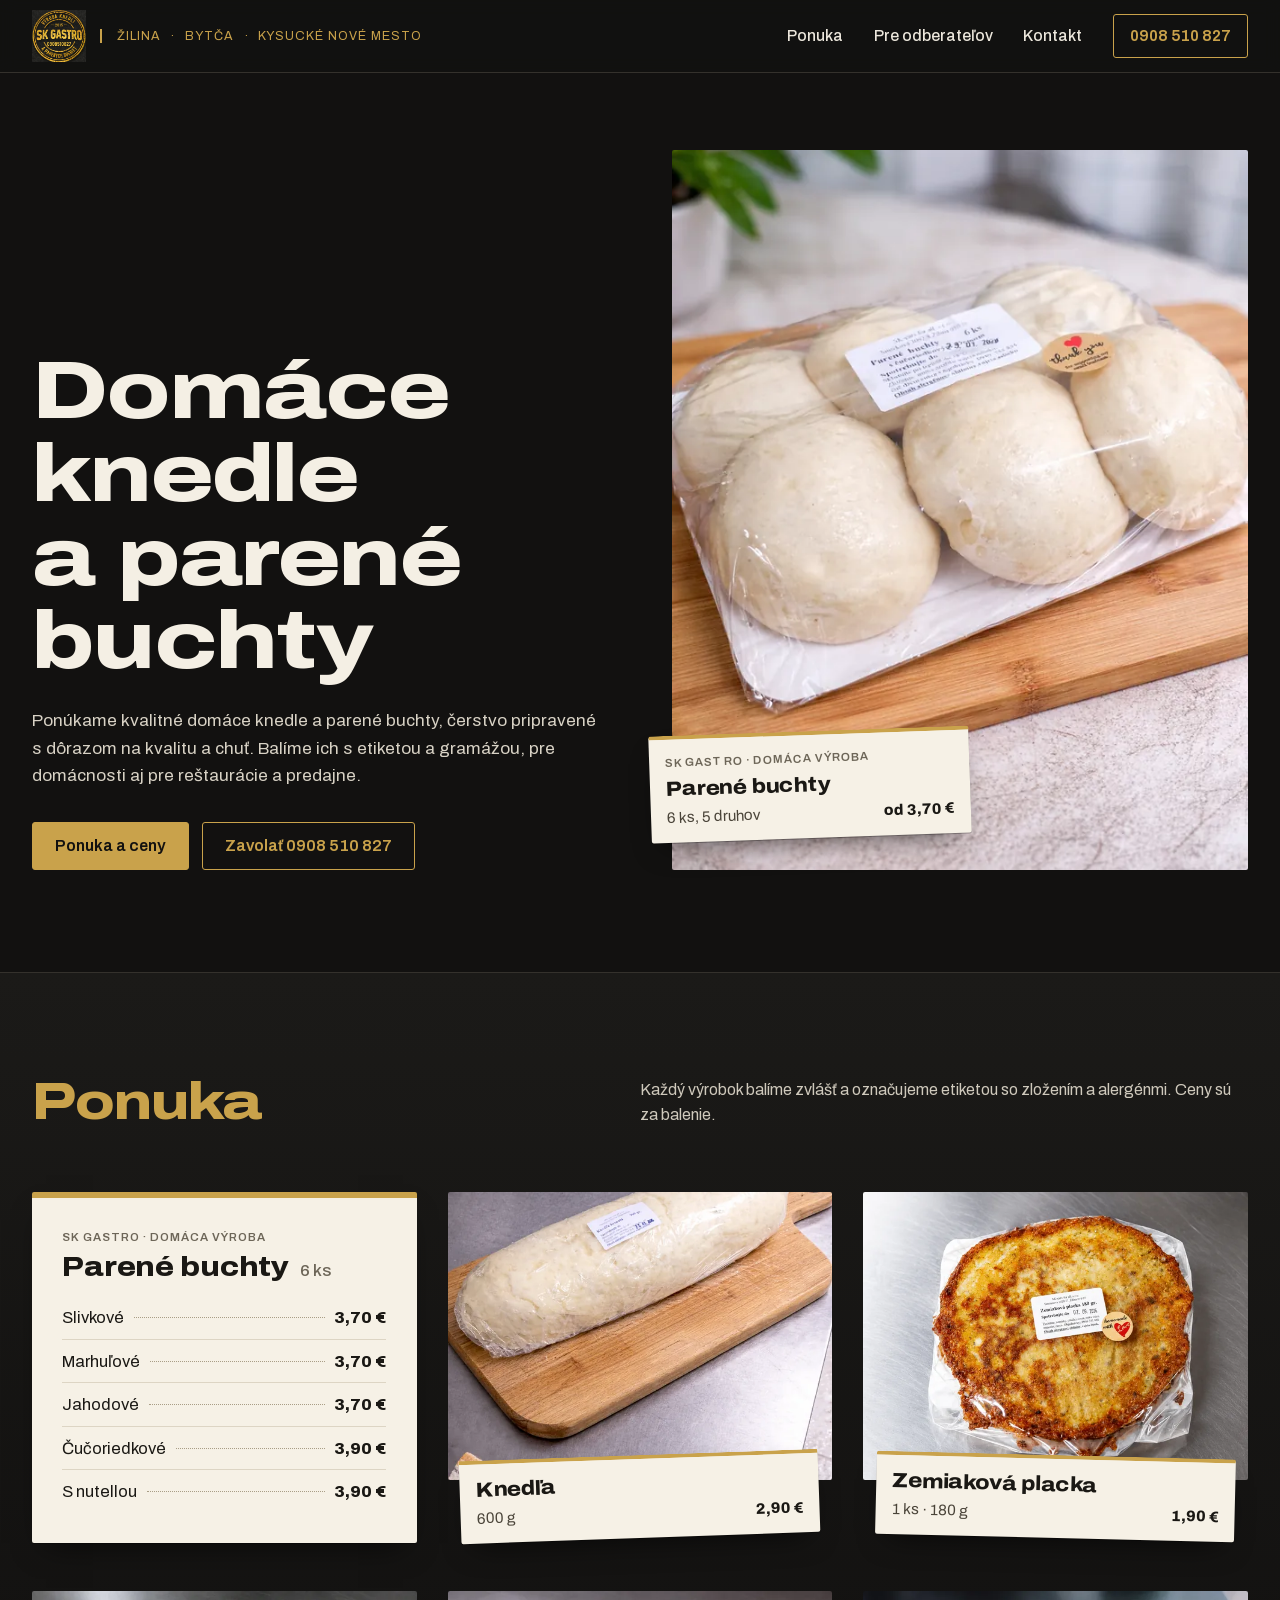
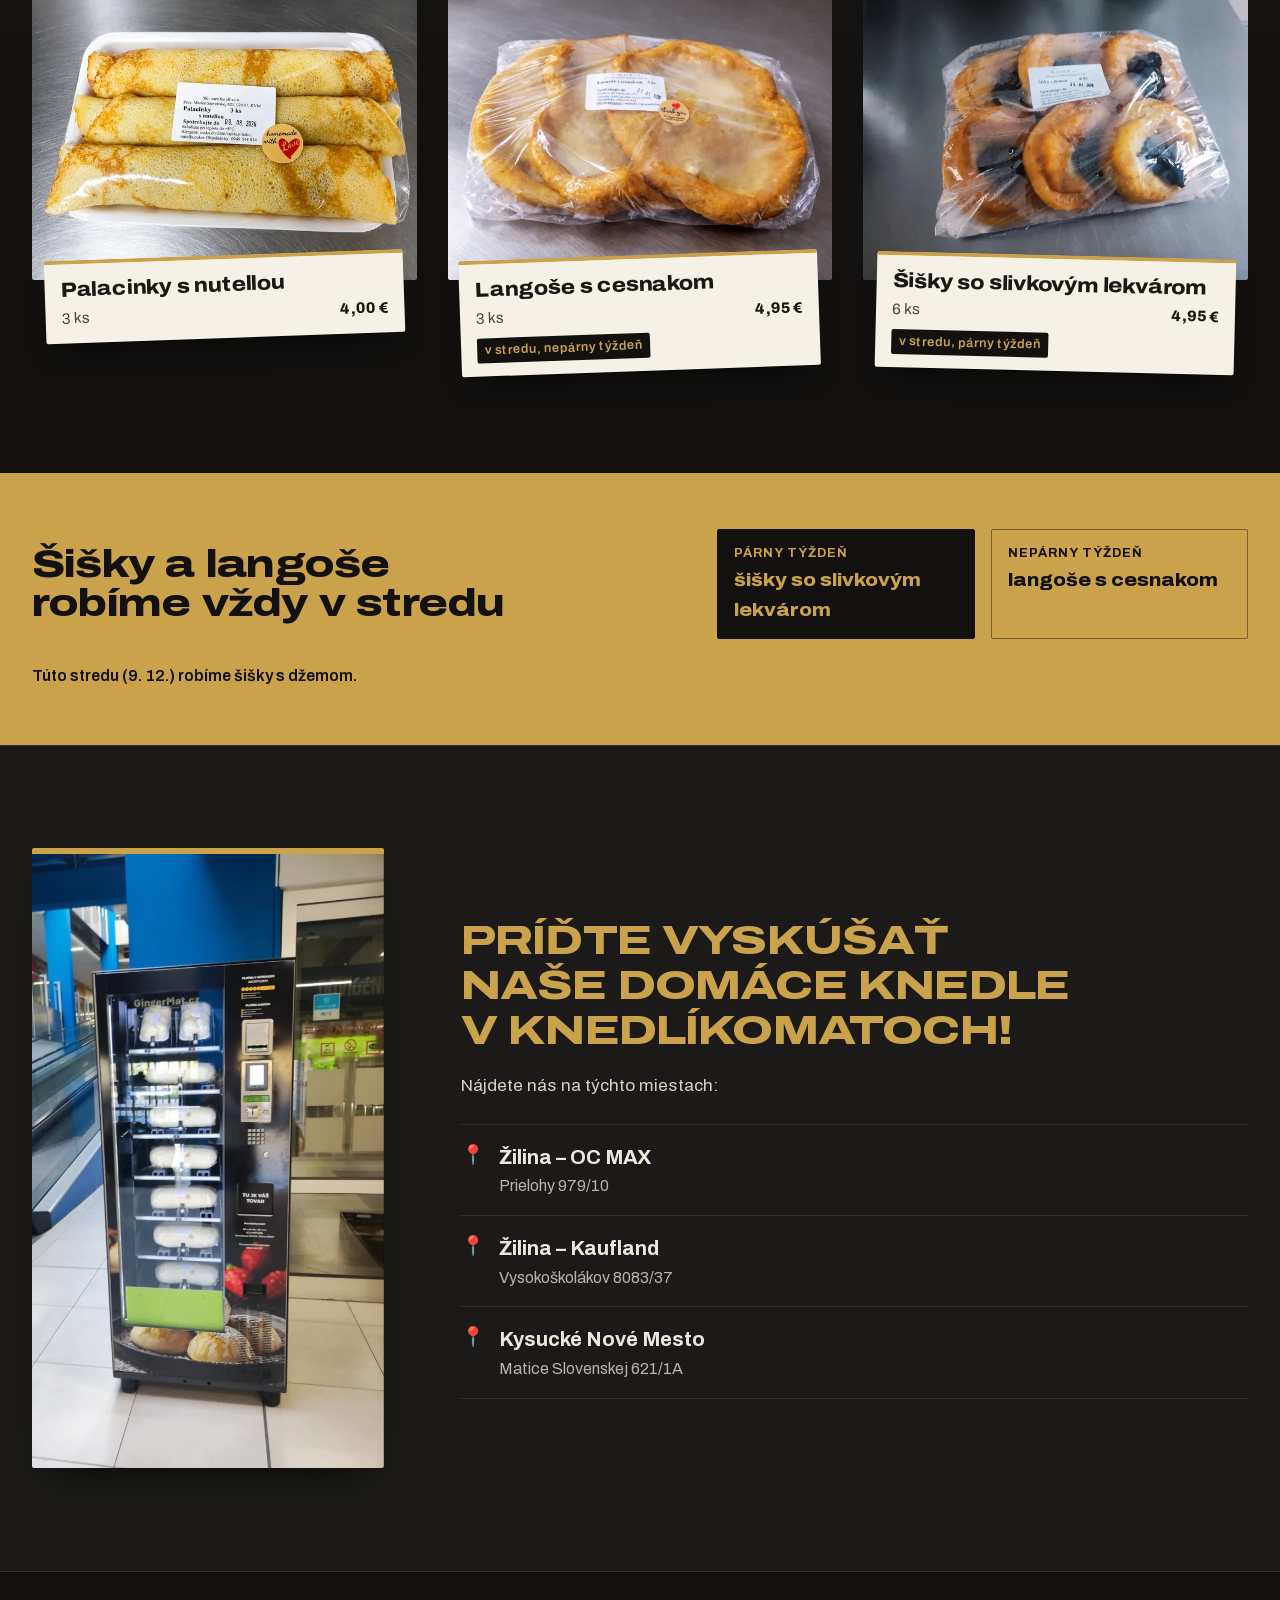
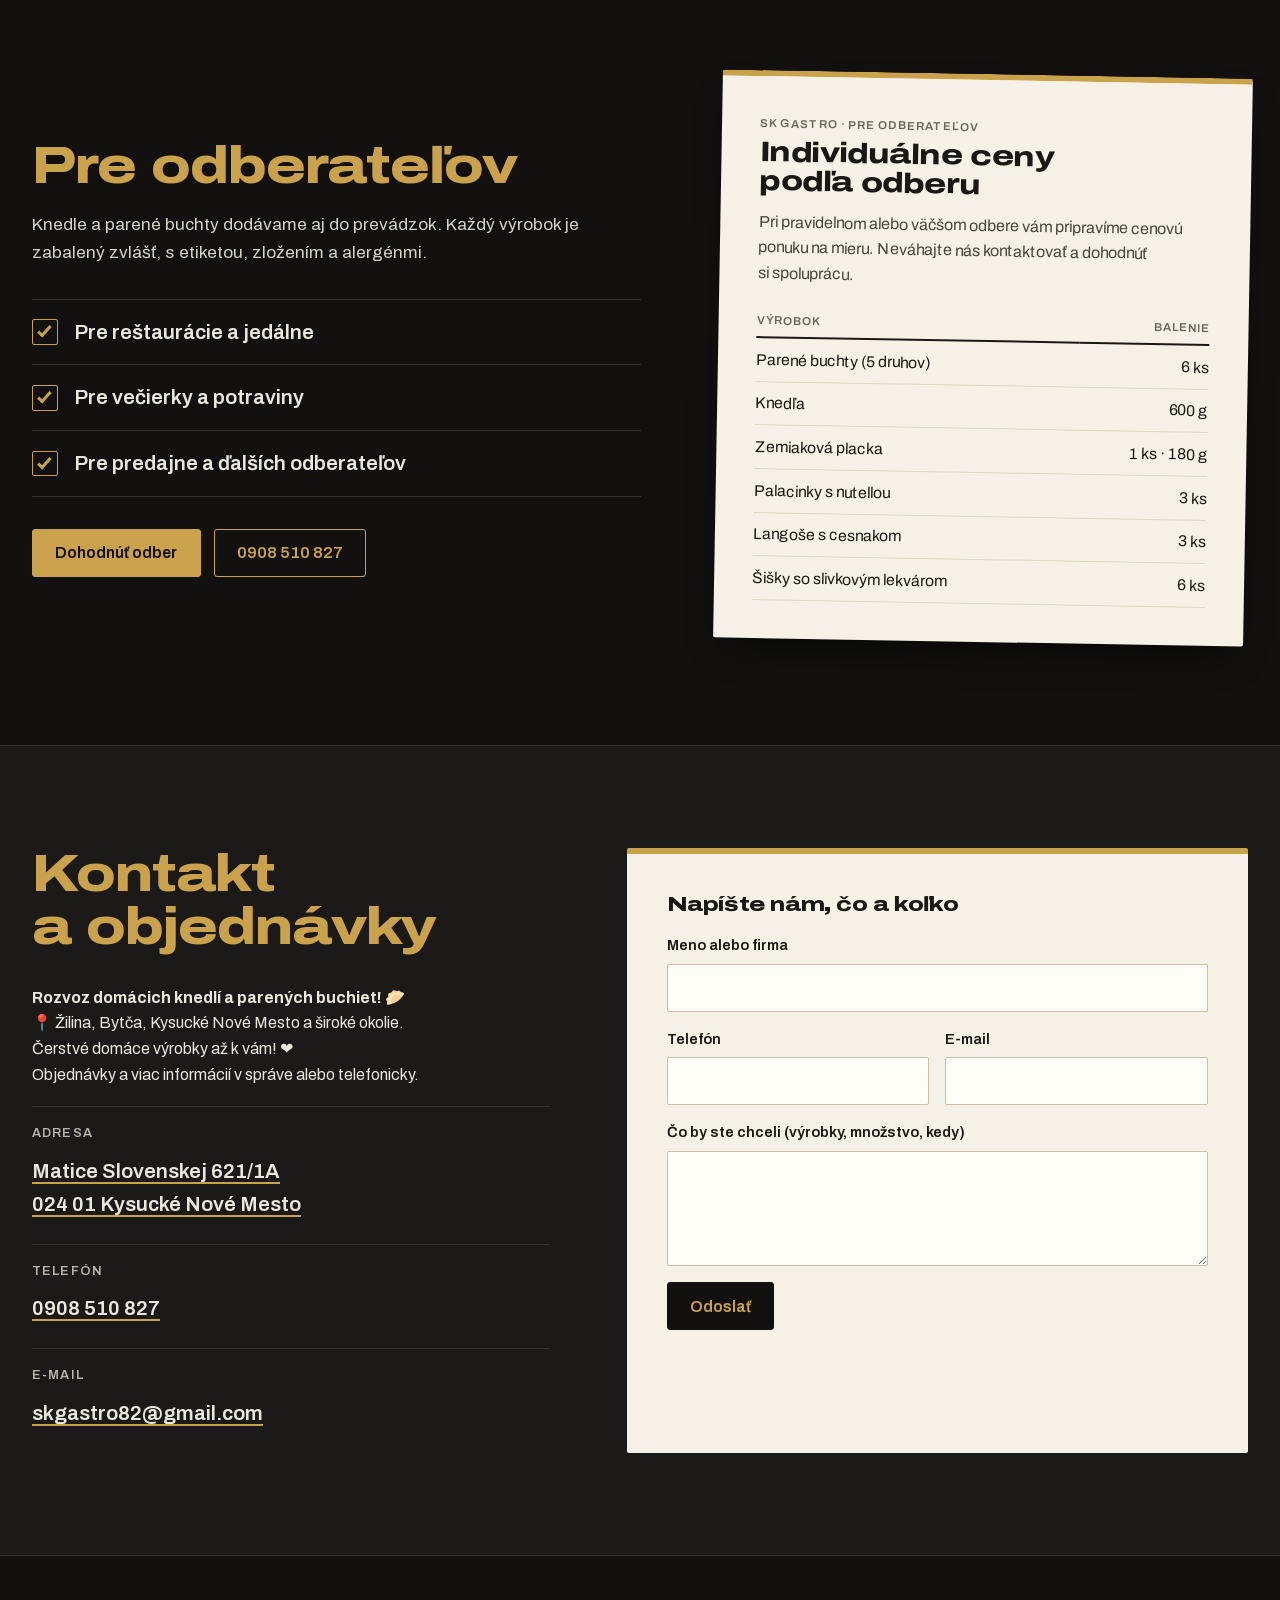
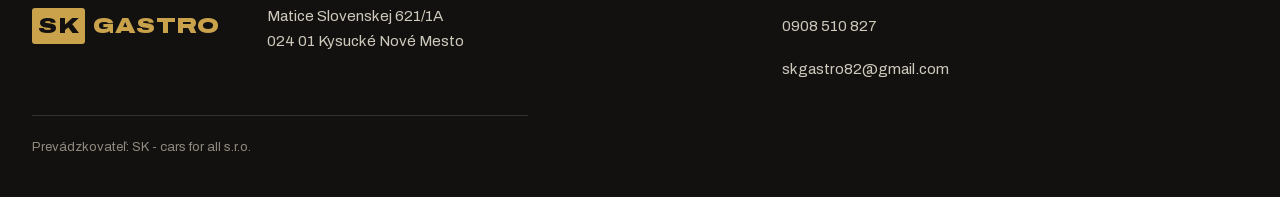
<file: index.html>
<!doctype html>
<html lang="sk">
<head>
<meta charset="utf-8">
<meta name="viewport" content="width=device-width, initial-scale=1">
<title>SK GASTRO – domáce knedle a parené buchty, Kysucké Nové Mesto</title>
<meta name="description" content="Domáce knedle, parené buchty, zemiakové placky, šišky, langoše a palacinky z Kysuckého Nového Mesta. Pre domácnosti aj reštaurácie, jedálne a predajne.">

<meta name="theme-color" content="#121110">
<link rel="canonical" href="https://domacaknedla.sk/">
<meta property="og:type" content="website">
<meta property="og:locale" content="sk_SK">
<meta property="og:title" content="SK GASTRO – domáce knedle a parené buchty, Kysucké Nové Mesto">
<meta property="og:description" content="Domáce knedle, parené buchty, zemiakové placky, šišky, langoše a palacinky z Kysuckého Nového Mesta. Pre domácnosti aj reštaurácie, jedálne a predajne.">
<meta property="og:url" content="https://domacaknedla.sk/">
<meta property="og:image" content="https://domacaknedla.sk/og.jpg">
<meta property="og:image:width" content="1200"><meta property="og:image:height" content="630">
<meta name="twitter:card" content="summary_large_image">
<link rel="icon" href="data:image/svg+xml,%3Csvg xmlns='http://www.w3.org/2000/svg' viewBox='0 0 64 64'%3E%3Crect width='64' height='64' rx='10' fill='%23121110'/%3E%3Ctext x='32' y='43' text-anchor='middle' font-family='Arial Black,Arial,sans-serif' font-weight='900' font-size='26' fill='%23C9A24B'%3ESK%3C/text%3E%3C/svg%3E">
<link rel="preload" href="/fonts/archivo-latin.woff2" as="font" type="font/woff2" crossorigin>
<link rel="stylesheet" href="/css/style.css?v=a6fd6e1b15">

<script type="application/ld+json">{"@context": "https://schema.org", "@type": "FoodEstablishment", "name": "SK GASTRO", "url": "https://domacaknedla.sk/", "description": "Domáce knedle, parené buchty, zemiakové placky, šišky, langoše a palacinky z Kysuckého Nového Mesta. Pre domácnosti aj reštaurácie, jedálne a predajne.", "telephone": "0908 510 827", "email": "skgastro82@gmail.com", "address": {"@type": "PostalAddress", "streetAddress": "Matice Slovenskej 621/1A", "postalCode": "024 01", "addressLocality": "Kysucké Nové Mesto", "addressCountry": "SK"}, "priceRange": "1,90 € – 4,95 €", "logo": "https://domacaknedla.sk/logo.png", "image": "https://domacaknedla.sk/og.jpg"}</script>
</head>
<body>
<a class="skip" href="#obsah">Preskočiť na obsah</a>
<header class="hlavicka">
  <div class="wrap hlavicka-in">
    <div class="logo-blok"><a href="/" class="logo" aria-label="SK GASTRO, úvod"><img src="/logo.png" alt="SK GASTRO" height="52" width="54"></a><span class="logo-mesta"><span>Žilina</span><span>Bytča</span><span>Kysucké Nové Mesto</span></span></div>
    <button class="burger" aria-expanded="false" aria-controls="menu"><span></span><span class="sr">Menu</span></button>
    <nav id="menu" aria-label="Hlavné">
      <a href="#ponuka">Ponuka</a><a href="#odber">Pre odberateľov</a><a href="#kontakt">Kontakt</a>
      <a class="tel" href="tel:+421908510827">0908 510 827</a>
    </nav>
  </div>
</header>
<main id="obsah">

<section class="uvod">
  <div class="wrap uvod-in">
    <h1>Domáce knedle a&nbsp;parené buchty</h1>
    <figure class="uvod-foto">
      <img src="/img/buchty-1024.webp" srcset="/img/buchty-640.webp 640w, /img/buchty-1024.webp 1024w" sizes="(min-width: 64rem) 36rem, 92vw" width="1024" height="1536" alt="Šesť parených buchiet v balení na drevenej doske" loading="eager" fetchpriority="high" decoding="async">
      <figcaption class="etiketa nalep"><span class="et-firma">SK GASTRO · domáca výroba</span><strong>Parené buchty</strong><span class="et-riadok"><span>6 ks, 5 druhov</span><span class="cena">od 3,70 €</span></span></figcaption>
    </figure>
    <p class="perex">Ponúkame kvalitné domáce knedle a parené buchty, čerstvo pripravené s dôrazom na kvalitu a chuť. Balíme ich s&nbsp;etiketou a&nbsp;gramážou, pre domácnosti aj pre reštaurácie a&nbsp;predajne.</p>
    <div class="akcie">
      <a class="btn btn-zlata" href="#ponuka">Ponuka a ceny</a>
      <a class="btn btn-linka" href="tel:+421908510827">Zavolať 0908 510 827</a>
    </div>
  </div>
</section>

<section class="ponuka" id="ponuka">
  <div class="wrap">
    <header class="sekcia-hlava">
      <h2>Ponuka</h2>
      <p>Každý výrobok balíme zvlášť a&nbsp;označujeme etiketou so zložením a&nbsp;alergénmi. Ceny sú za balenie.</p>
    </header>
    <ul class="vyrobky" role="list">
      <li class="vyrobok vyrobok-cennik">
        <div class="etiketa etiketa-cennik">
          <span class="et-firma">SK GASTRO · domáca výroba</span>
          <h3>Parené buchty <span class="kusy">6 ks</span></h3>
          <ul class="cennik" role="list">
            <li><span>Slivkové</span><span class="bodky" aria-hidden="true"></span><span class="cena">3,70 €</span></li><li><span>Marhuľové</span><span class="bodky" aria-hidden="true"></span><span class="cena">3,70 €</span></li><li><span>Jahodové</span><span class="bodky" aria-hidden="true"></span><span class="cena">3,70 €</span></li><li><span>Čučoriedkové</span><span class="bodky" aria-hidden="true"></span><span class="cena">3,90 €</span></li><li><span>S nutellou</span><span class="bodky" aria-hidden="true"></span><span class="cena">3,90 €</span></li>
          </ul>
        </div>
      </li>
      
      <li class="vyrobok">
        <div class="vyrobok-foto"><img src="/img/knedla-1024.webp" srcset="/img/knedla-640.webp 640w, /img/knedla-1024.webp 1024w" sizes="(min-width: 64rem) 24rem, (min-width: 40rem) 46vw, 92vw" width="1024" height="1536" alt="Knedľa 600 g zabalená vo fólii na drevenej doske" loading="lazy" decoding="async"></div>
        <div class="etiketa nalep">
          <h3>Knedľa</h3>
          <span class="et-riadok"><span>600 g</span><span class="cena">2,90 €</span></span>
          
        </div>
      </li>
      
      <li class="vyrobok">
        <div class="vyrobok-foto"><img src="/img/placka-1450.webp" srcset="/img/placka-640.webp 640w, /img/placka-1280.webp 1280w, /img/placka-1450.webp 1450w" sizes="(min-width: 64rem) 24rem, (min-width: 40rem) 46vw, 92vw" width="1450" height="1085" alt="Zemiaková placka v balení s etiketou" loading="lazy" decoding="async"></div>
        <div class="etiketa nalep">
          <h3>Zemiaková placka</h3>
          <span class="et-riadok"><span>1 ks · 180 g</span><span class="cena">1,90 €</span></span>
          
        </div>
      </li>
      
      <li class="vyrobok">
        <div class="vyrobok-foto"><img src="/img/palacinky-1449.webp" srcset="/img/palacinky-640.webp 640w, /img/palacinky-1280.webp 1280w, /img/palacinky-1449.webp 1449w" sizes="(min-width: 64rem) 24rem, (min-width: 40rem) 46vw, 92vw" width="1449" height="1086" alt="Tri palacinky s nutellou na tácke" loading="lazy" decoding="async"></div>
        <div class="etiketa nalep">
          <h3>Palacinky s nutellou</h3>
          <span class="et-riadok"><span>3 ks</span><span class="cena">4,00 €</span></span>
          
        </div>
      </li>
      
      <li class="vyrobok">
        <div class="vyrobok-foto"><img src="/img/langose-1536.webp" srcset="/img/langose-640.webp 640w, /img/langose-1280.webp 1280w, /img/langose-1536.webp 1536w" sizes="(min-width: 64rem) 24rem, (min-width: 40rem) 46vw, 92vw" width="1536" height="1024" alt="Tri langoše s cesnakom v balení" loading="lazy" decoding="async"></div>
        <div class="etiketa nalep">
          <h3>Langoše s cesnakom</h3>
          <span class="et-riadok"><span>3 ks</span><span class="cena">4,95 €</span></span>
          <span class="et-streda">v stredu, nepárny týždeň</span>
        </div>
      </li>
      
      <li class="vyrobok">
        <div class="vyrobok-foto"><img src="/img/sisky-1920.webp" srcset="/img/sisky-640.webp 640w, /img/sisky-1280.webp 1280w, /img/sisky-1920.webp 1920w" sizes="(min-width: 64rem) 24rem, (min-width: 40rem) 46vw, 92vw" width="1920" height="1436" alt="Šesť šišiek so slivkovým lekvárom v balení" loading="lazy" decoding="async"></div>
        <div class="etiketa nalep">
          <h3>Šišky so slivkovým lekvárom</h3>
          <span class="et-riadok"><span>6 ks</span><span class="cena">4,95 €</span></span>
          <span class="et-streda">v stredu, párny týždeň</span>
        </div>
      </li>
      
    </ul>
  </div>
</section>

<section class="streda" aria-labelledby="streda-h">
  <div class="wrap streda-in">
    <h2 id="streda-h">Šišky a&nbsp;langoše robíme vždy v&nbsp;stredu</h2>
    <dl class="streda-tyzdne">
      <div data-parita="0"><dt>Párny týždeň</dt><dd>šišky so&nbsp;slivkovým lekvárom</dd></div>
      <div data-parita="1"><dt>Nepárny týždeň</dt><dd>langoše s&nbsp;cesnakom</dd></div>
    </dl>
    <p class="streda-teraz" hidden></p>
  </div>
</section>

<section class="automaty" id="knedlikomaty" aria-labelledby="automaty-h">
  <div class="wrap automaty-in">
    <figure class="automaty-foto"><img src="/img/knedlikomat-821.webp" srcset="/img/knedlikomat-640.webp 640w, /img/knedlikomat-821.webp 821w" sizes="(min-width: 64rem) 22rem, (min-width: 40rem) 50vw, 92vw" width="821" height="1433" alt="Knedlíkomat SK GASTRO s domácimi knedľami v obchodnom centre" loading="lazy" decoding="async"></figure>
    <div class="automaty-text">
      <h2 id="automaty-h">PRÍĎTE VYSKÚŠAŤ NAŠE DOMÁCE KNEDLE V&nbsp;KNEDLÍKOMATOCH!</h2>
      <p class="perex">Nájdete nás na týchto miestach:</p>
      <ul class="miesta" role="list">
        <li><a href="https://www.google.com/maps/search/?api=1&amp;query=OC+MAX%2C+Prielohy+979%2F10%2C+%C5%BDilina" rel="noopener" target="_blank"><span class="pin" aria-hidden="true">📍</span><span><strong>Žilina – OC MAX</strong><span>Prielohy 979/10</span></span></a></li>
        <li><a href="https://www.google.com/maps/search/?api=1&amp;query=Kaufland%2C+Vysoko%C5%A1kol%C3%A1kov+8083%2F37%2C+%C5%BDilina" rel="noopener" target="_blank"><span class="pin" aria-hidden="true">📍</span><span><strong>Žilina – Kaufland</strong><span>Vysokoškolákov 8083/37</span></span></a></li>
        <li><a href="https://www.google.com/maps/search/?api=1&amp;query=Matice+Slovenskej+621%2F1A%2C+Kysuck%C3%A9+Nov%C3%A9+Mesto" rel="noopener" target="_blank"><span class="pin" aria-hidden="true">📍</span><span><strong>Kysucké Nové Mesto</strong><span>Matice Slovenskej 621/1A</span></span></a></li>
      </ul>
    </div>
  </div>
</section>

<section class="odber" id="odber">
  <div class="wrap odber-in">
    <div class="odber-text">
      <h2>Pre odberateľov</h2>
      <p class="perex">Knedle a parené buchty dodávame aj do prevádzok. Každý výrobok je zabalený zvlášť, s etiketou, zložením a alergénmi.</p>
      <ul class="dodaci" role="list">
        <li><span class="check" aria-hidden="true"></span>Pre reštaurácie a jedálne</li><li><span class="check" aria-hidden="true"></span>Pre večierky a potraviny</li><li><span class="check" aria-hidden="true"></span>Pre predajne a ďalších odberateľov</li>
      </ul>
      <div class="akcie">
        <a class="btn btn-zlata" href="#kontakt">Dohodnúť odber</a>
        <a class="btn btn-linka" href="tel:+421908510827">0908 510 827</a>
      </div>
    </div>
    <aside class="dodaci-list" aria-labelledby="dl-h">
      <span class="et-firma">SK GASTRO · pre odberateľov</span>
      <h3 id="dl-h">Individuálne ceny podľa odberu</h3>
      <p>Pri pravidelnom alebo väčšom odbere vám pripravíme cenovú ponuku na mieru. Neváhajte nás kontaktovať a dohodnúť si spoluprácu.</p>
      <table>
        <thead><tr><th scope="col">Výrobok</th><th scope="col">Balenie</th></tr></thead>
        <tbody>
          <tr><td>Parené buchty (5 druhov)</td><td>6 ks</td></tr>
          <tr><td>Knedľa</td><td>600 g</td></tr><tr><td>Zemiaková placka</td><td>1 ks · 180 g</td></tr><tr><td>Palacinky s nutellou</td><td>3 ks</td></tr><tr><td>Langoše s cesnakom</td><td>3 ks</td></tr><tr><td>Šišky so slivkovým lekvárom</td><td>6 ks</td></tr>
        </tbody>
      </table>
    </div>
  </div>
</section>

<section class="kontakt" id="kontakt">
  <div class="wrap kontakt-in">
    <div class="kontakt-udaje">
      <h2>Kontakt a&nbsp;objednávky</h2>
      <p class="rozvoz"><strong>Rozvoz domácich knedlí a&nbsp;parených buchiet! 🥟</strong><br>📍 Žilina, Bytča, Kysucké Nové Mesto a&nbsp;široké okolie.<br>Čerstvé domáce výrobky až k&nbsp;vám! ❤️<br>Objednávky a&nbsp;viac informácií v&nbsp;správe alebo telefonicky.</p>
      <dl>
        <div><dt>Adresa</dt><dd><a href="https://www.google.com/maps/search/?api=1&amp;query=Matice+Slovenskej+621%2F1A%2C+024+01+Kysuck%C3%A9+Nov%C3%A9+Mesto" rel="noopener" target="_blank">Matice Slovenskej 621/1A<br>024 01 Kysucké Nové Mesto</a></dd></div>
        <div><dt>Telefón</dt><dd><a href="tel:+421908510827">0908 510 827</a></dd></div>
        <div><dt>E-mail</dt><dd><a href="mailto:skgastro82@gmail.com">skgastro82@gmail.com</a></dd></div>
      </dl>
    </div>
    <div class="kontakt-form">
      <h3>Napíšte nám, čo a koľko</h3>
      
<form class="formular" method="post"  data-endpoint="" data-demo="0" data-email="skgastro82@gmail.com">
  <label>Meno alebo firma <input name="meno" autocomplete="name" required></label>
  <div class="dva">
    <label>Telefón <input name="telefon" type="tel" autocomplete="tel" required></label>
    <label>E-mail <input name="email" type="email" autocomplete="email"></label>
  </div>
  <label>Čo by ste chceli (výrobky, množstvo, kedy) <textarea name="sprava" rows="4" required></textarea></label>
  <div class="past" aria-hidden="true"><label>Nevypĺňať <input name="_gotcha" tabindex="-1" autocomplete="off"></label></div>
  <input type="hidden" name="_subject" value="Objednávka z webu SK GASTRO">
  <button type="submit" class="btn btn-zlata">Odoslať</button>
  <p class="formular-stav" role="status" aria-live="polite"></p>
</form>
    </div>
  </div>
</section>

</main>
<footer class="paticka">
  <div class="wrap paticka-in">
    <p class="logo"><span class="logo-sk">SK</span><span class="logo-g">GASTRO</span></p>
    <p>Matice Slovenskej 621/1A<br>024 01 Kysucké Nové Mesto</p>
    <p><a href="tel:+421908510827">0908 510 827</a><br><a href="mailto:skgastro82@gmail.com">skgastro82@gmail.com</a></p>
    <p class="drobne">Prevádzkovateľ: SK - cars for all s.r.o.</p>
  </div>
</footer>
<script src="/js/main.js?v=de5f1adb63" defer></script>
</body>
</html>
</file>
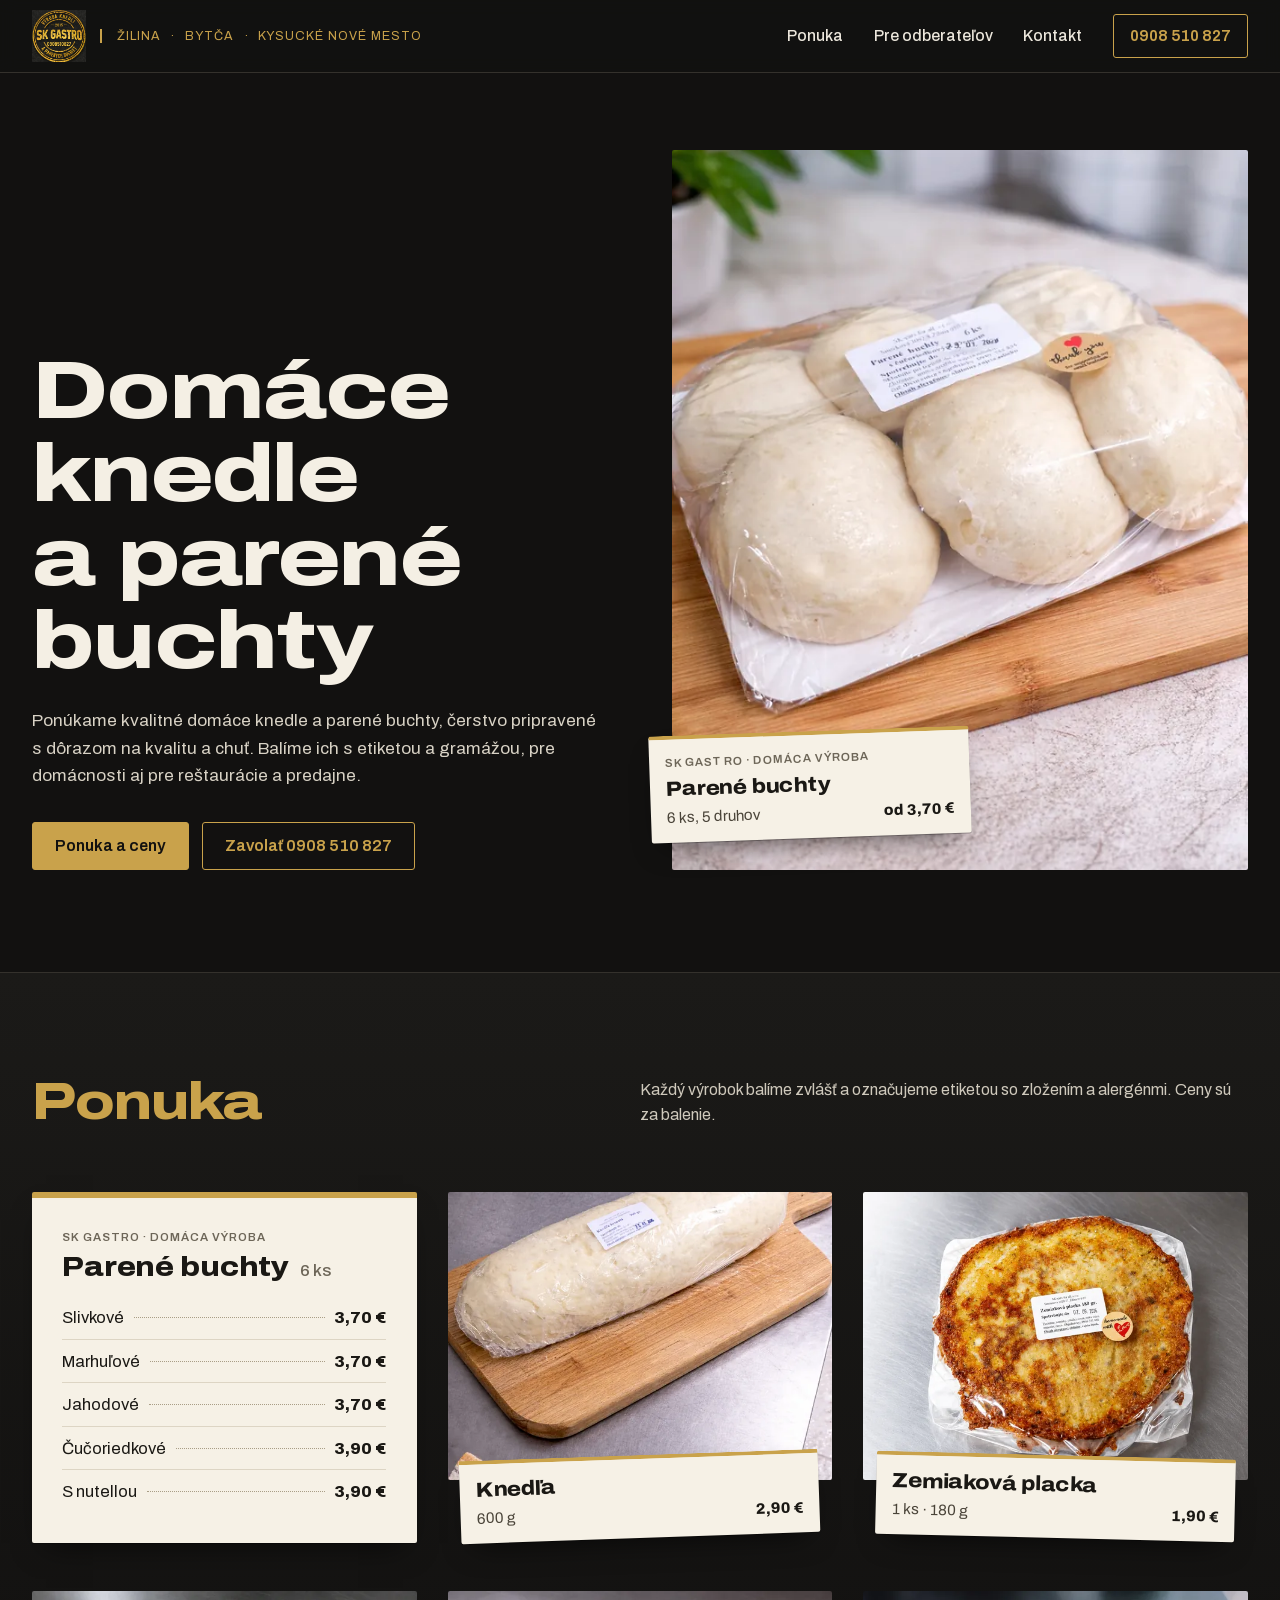
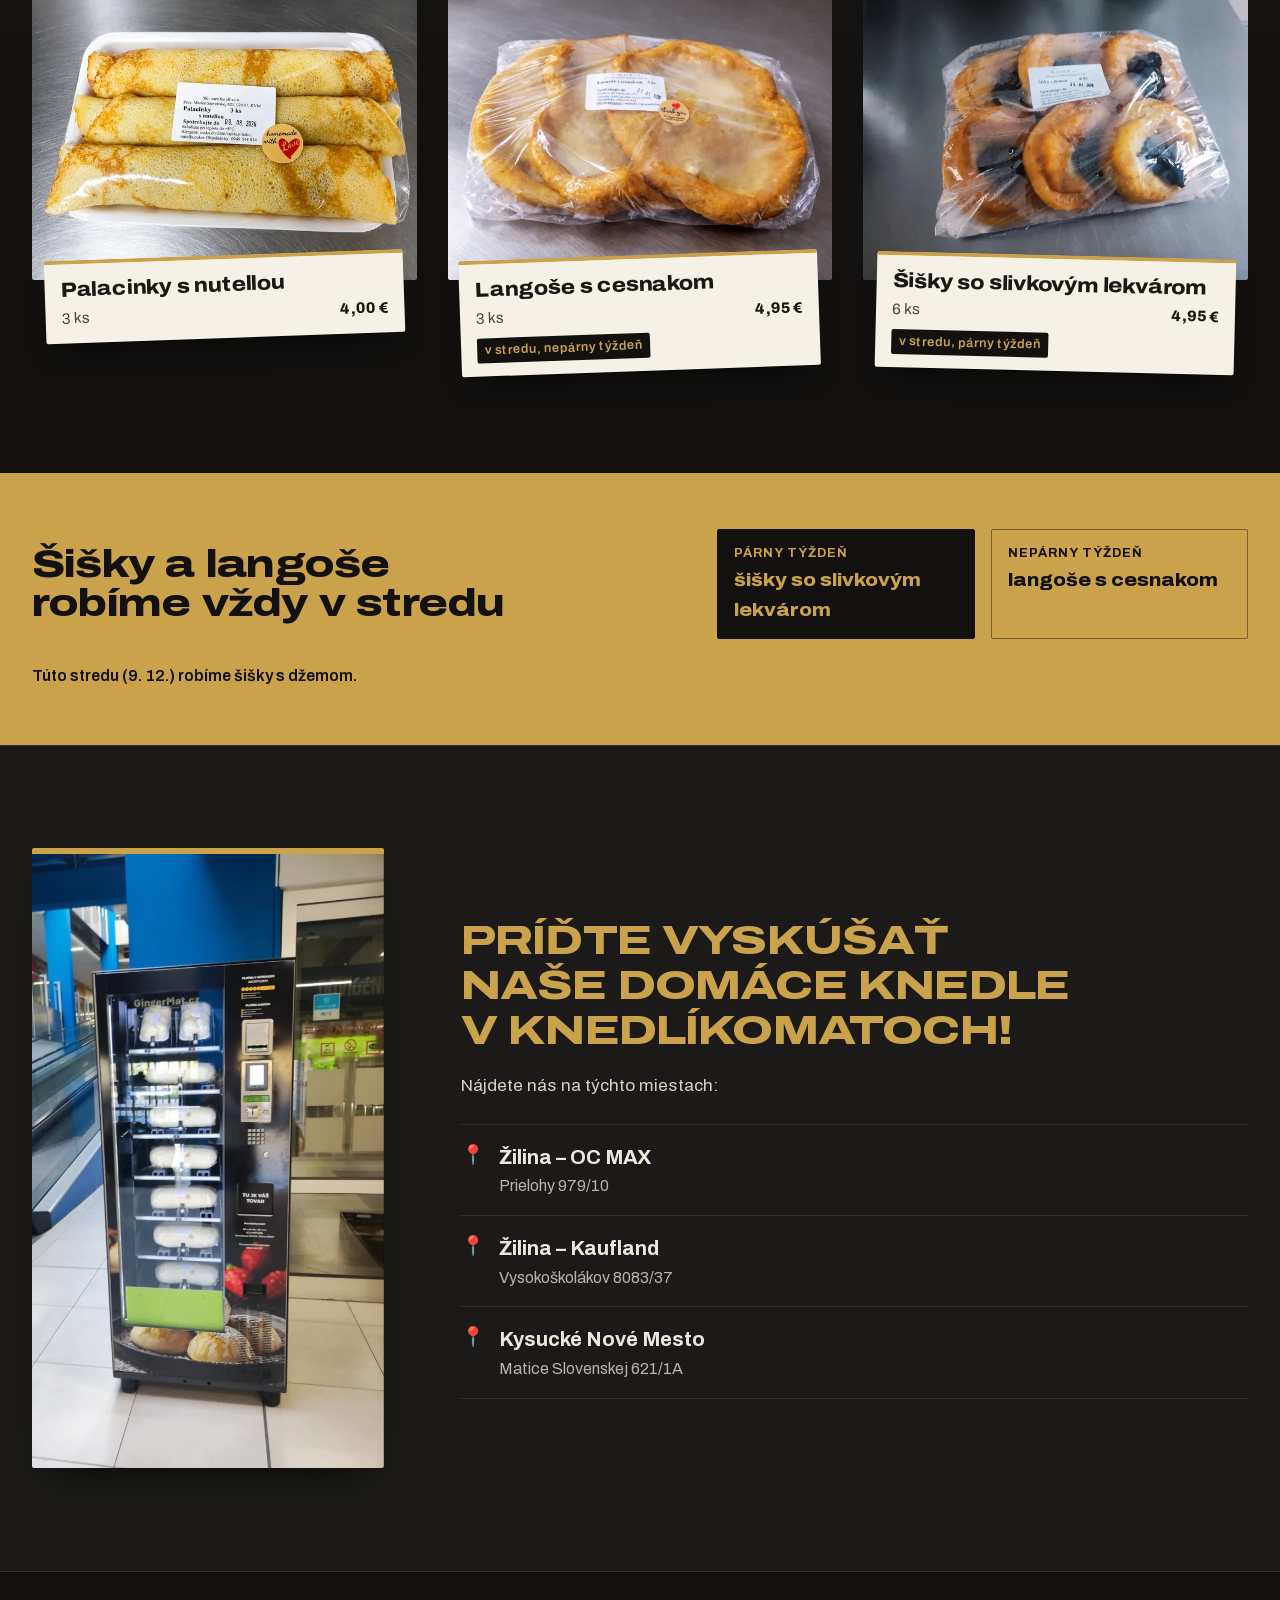
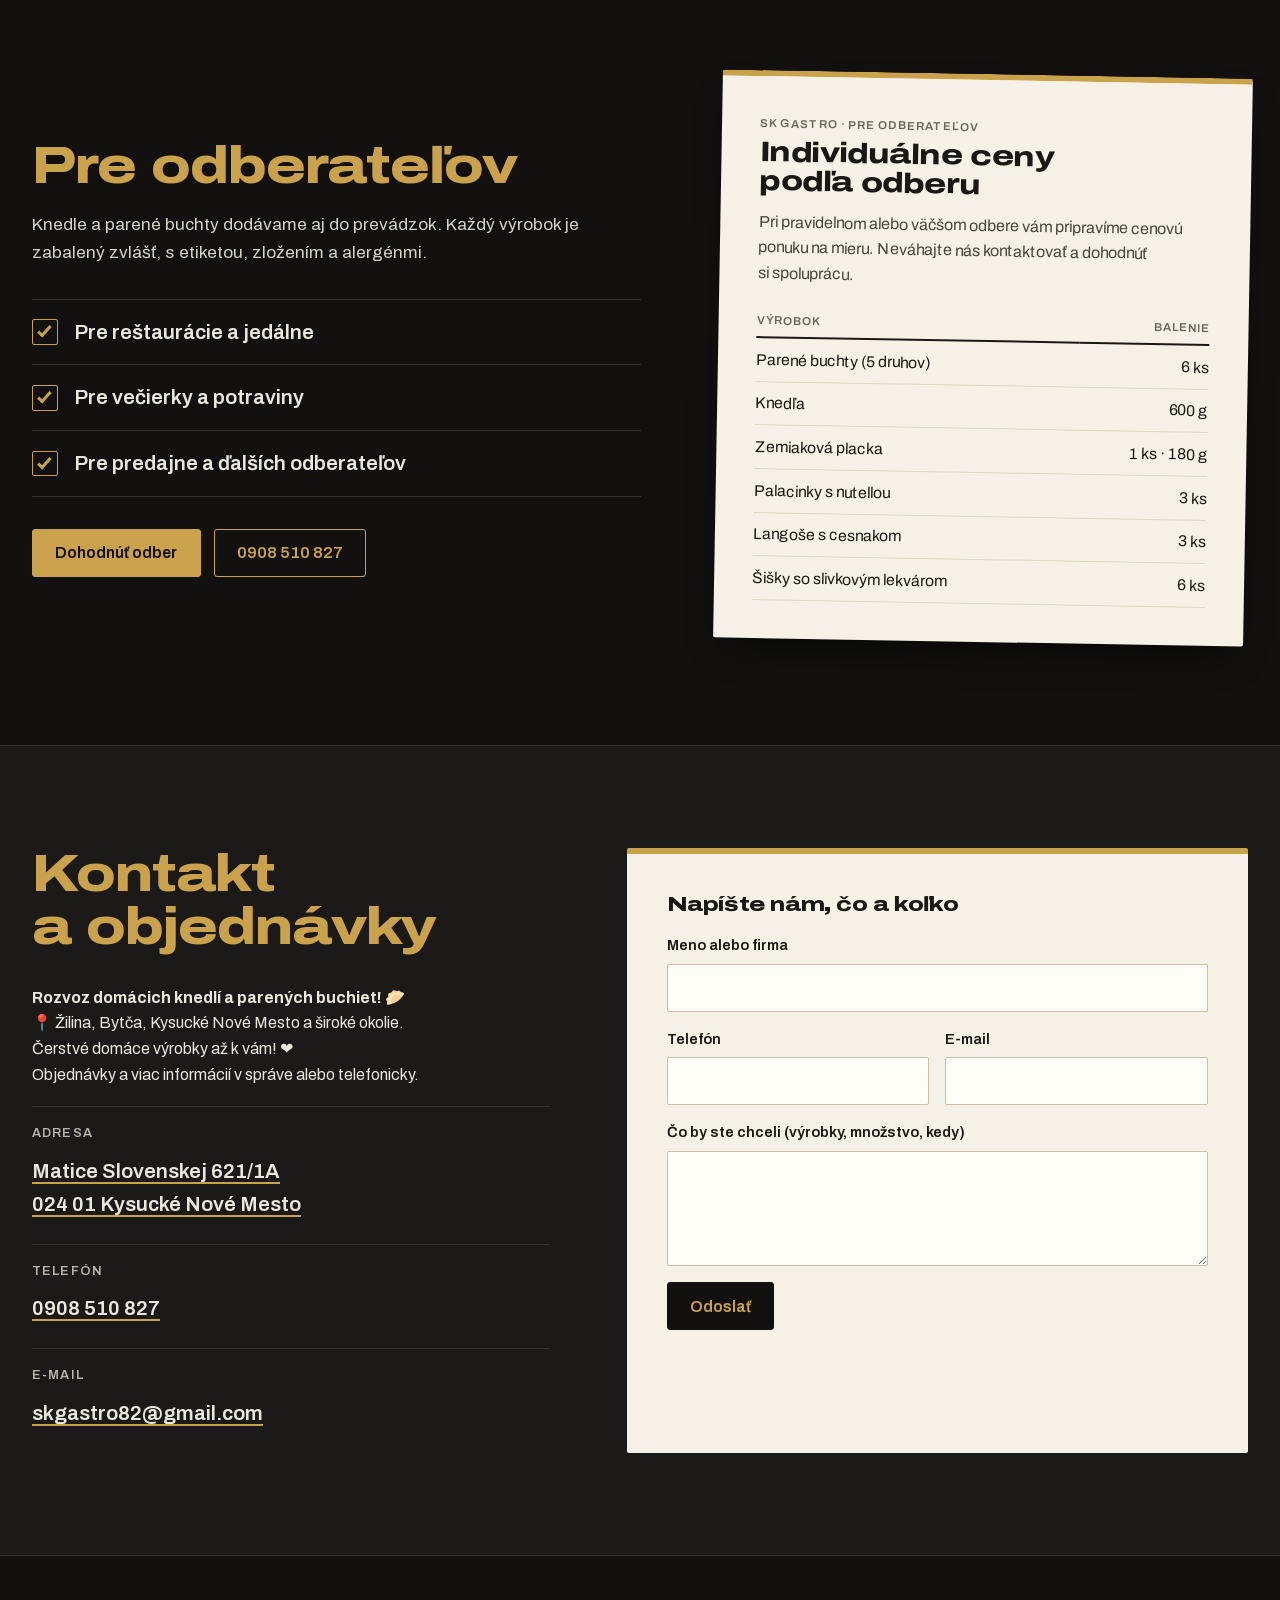
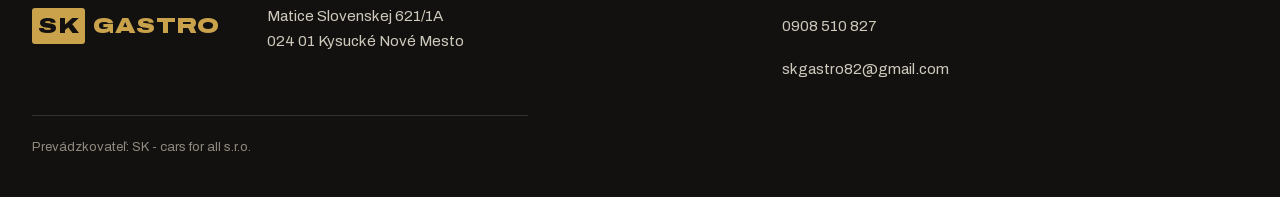
<file: galeria/index.html>
<!doctype html>
<html lang="sk">
<head>
<meta charset="utf-8">
<meta name="viewport" content="width=device-width, initial-scale=1">
<title>Ponuka – SK GASTRO</title>
<meta name="robots" content="noindex, follow">
<link rel="canonical" href="https://domacaknedla.sk/">
<meta http-equiv="refresh" content="0; url=/#ponuka">
<script>location.replace('/#ponuka')</script>
<style>body{margin:0;padding:2rem 1.25rem;background:#121110;color:#F6F1E6;font:1rem/1.5 system-ui,sans-serif}a{color:#C9A24B}</style>
</head>
<body>
<p><a href="/#ponuka">Ponuka a ceny SK GASTRO</a></p>
</body>
</html>
</file>
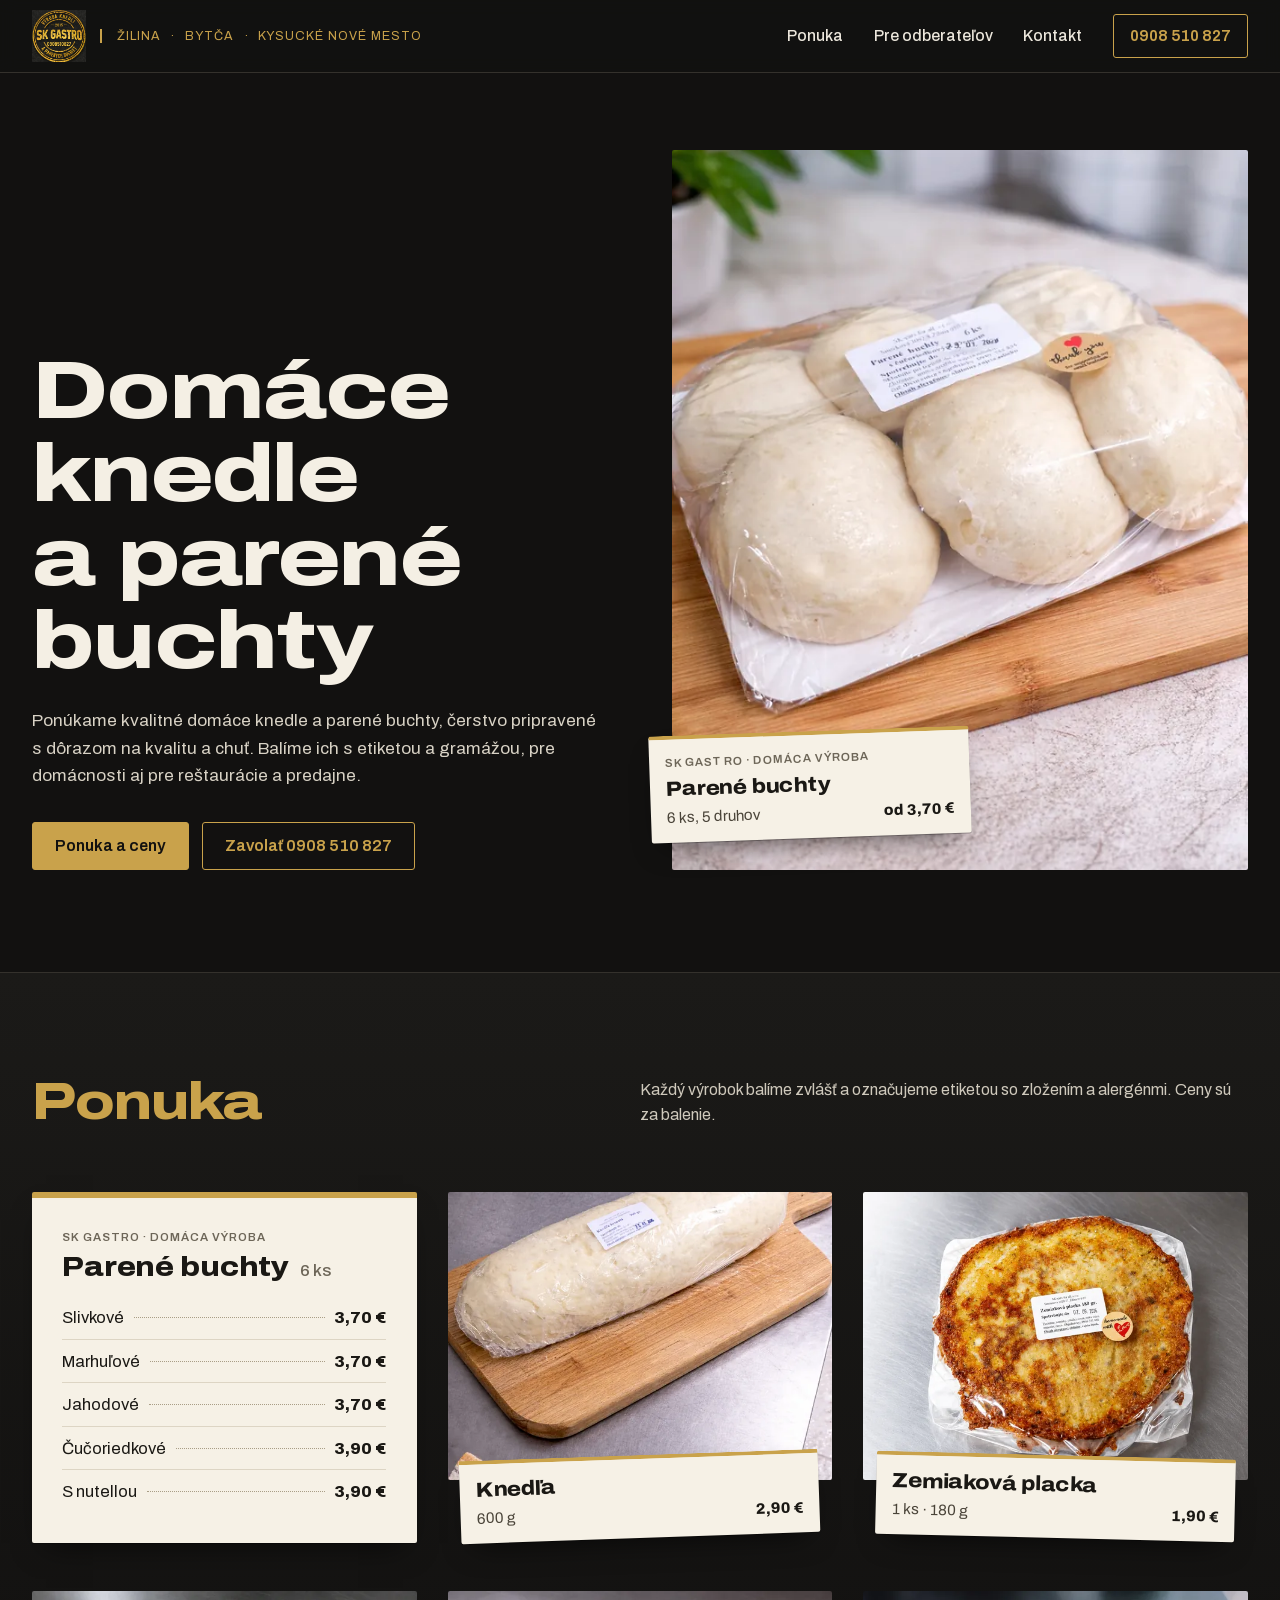
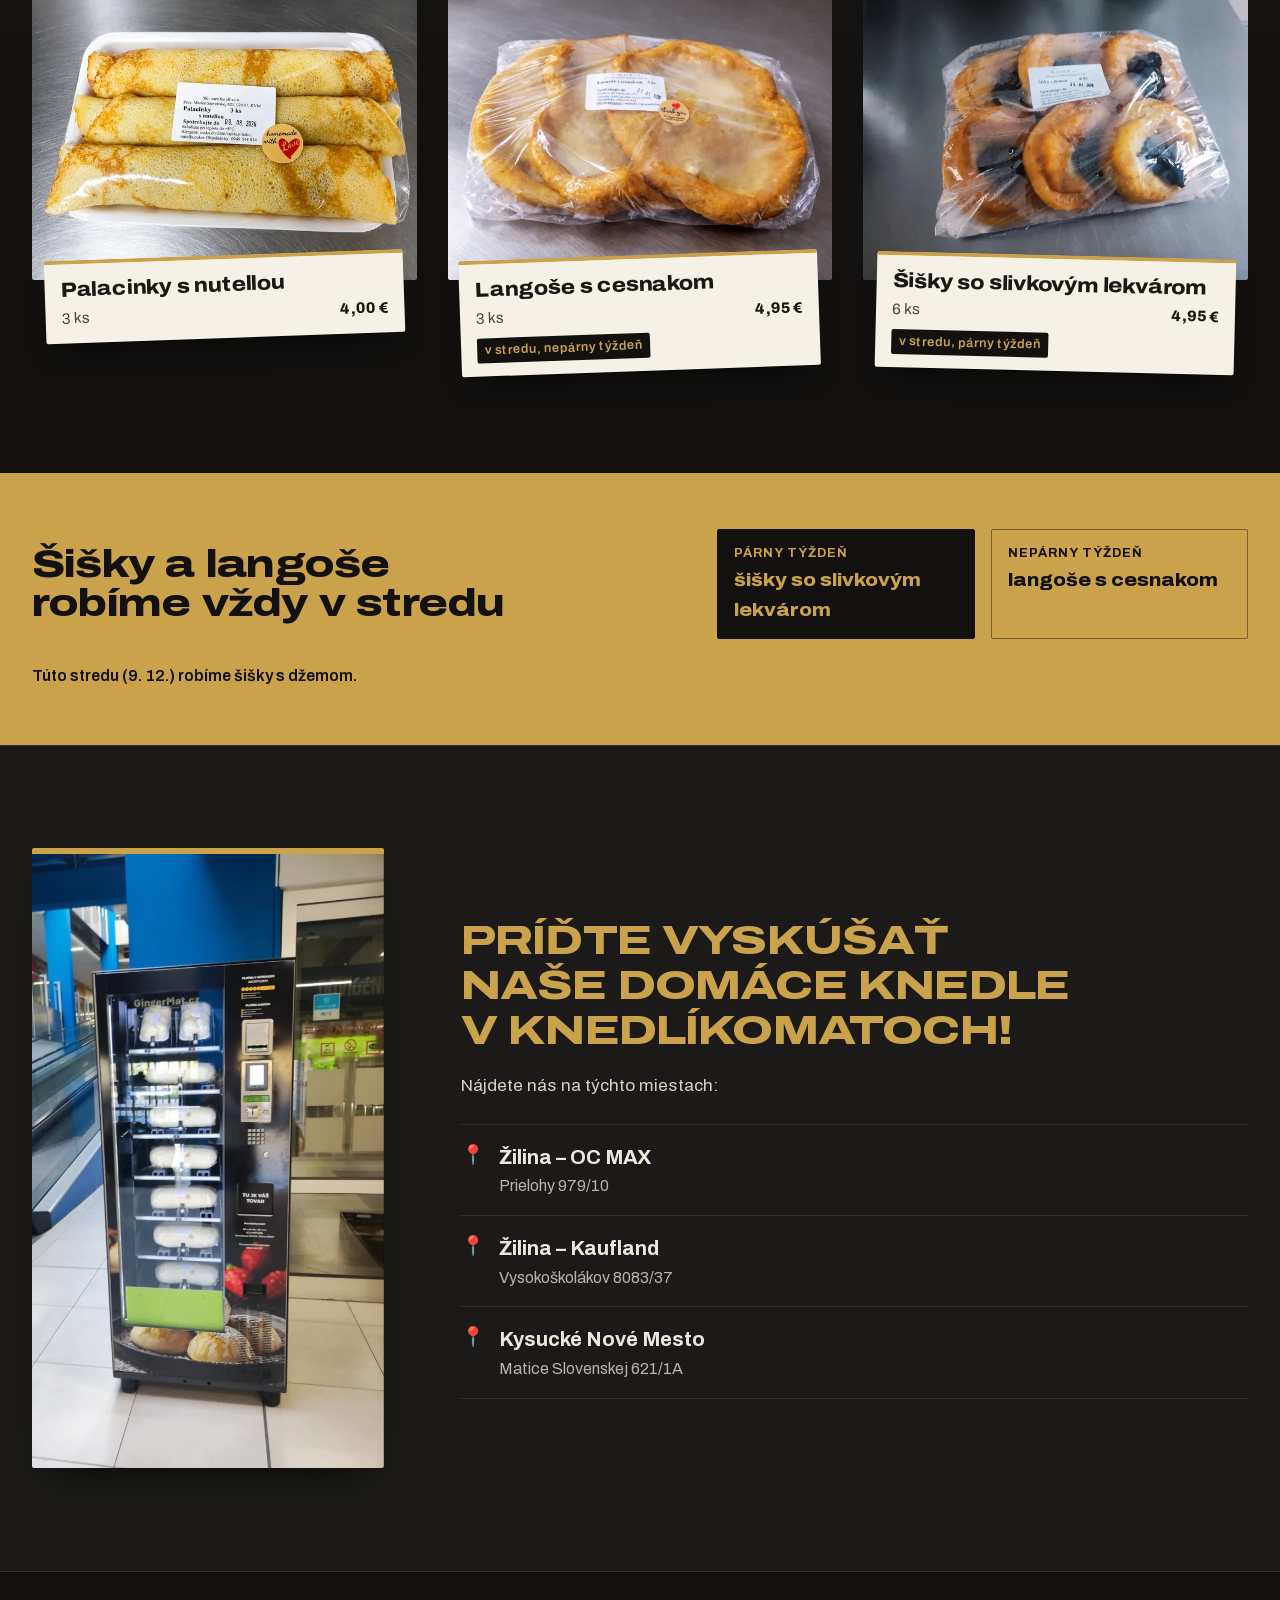
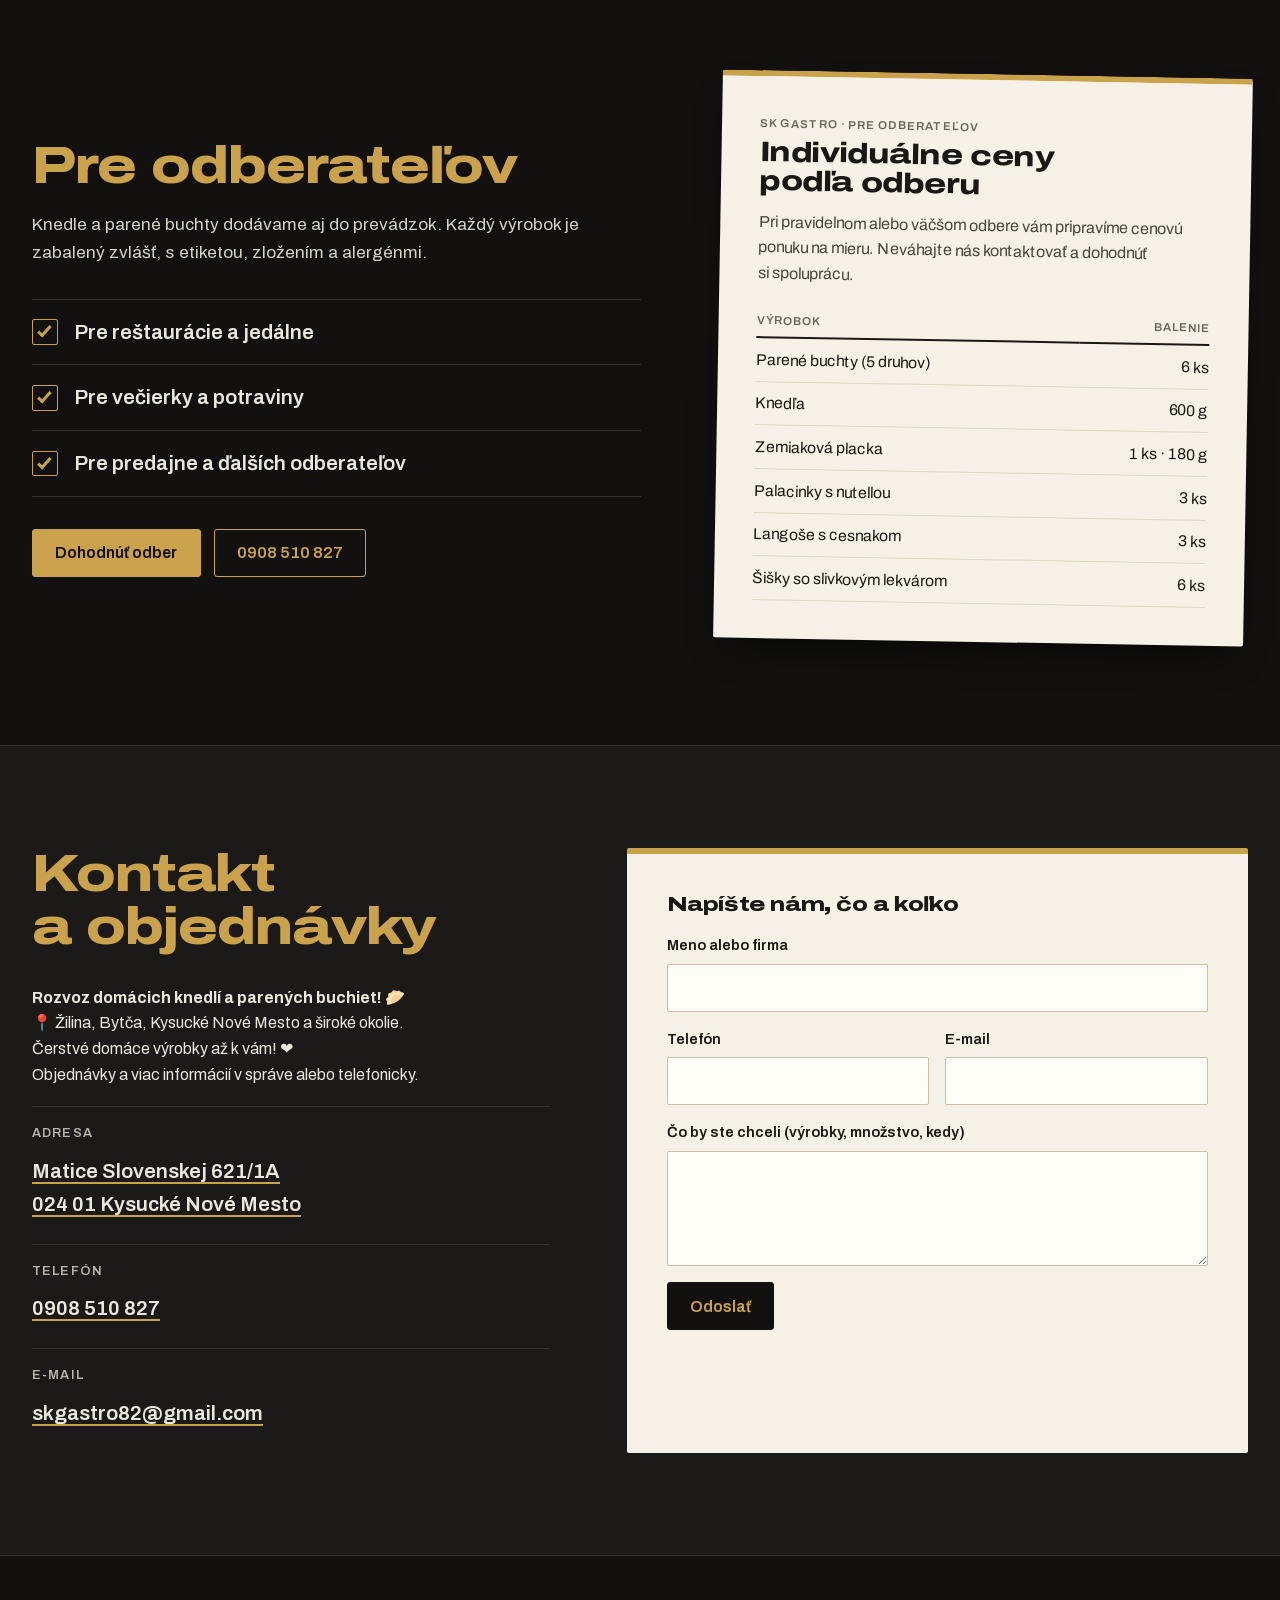
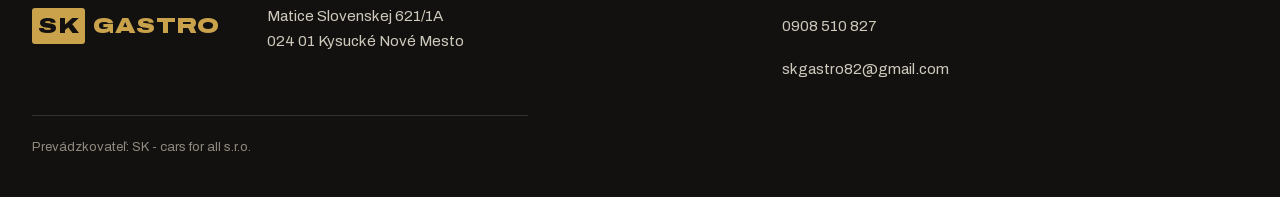
<file: jedalny-listok/index.html>
<!doctype html>
<html lang="sk">
<head>
<meta charset="utf-8">
<meta name="viewport" content="width=device-width, initial-scale=1">
<title>Jedálny lístok – SK GASTRO</title>
<meta name="robots" content="noindex, follow">
<link rel="canonical" href="https://domacaknedla.sk/">
<meta http-equiv="refresh" content="0; url=/#ponuka">
<script>location.replace('/#ponuka')</script>
<style>body{margin:0;padding:2rem 1.25rem;background:#121110;color:#F6F1E6;font:1rem/1.5 system-ui,sans-serif}a{color:#C9A24B}</style>
</head>
<body>
<p><a href="/#ponuka">Ponuka a ceny SK GASTRO</a></p>
</body>
</html>
</file>
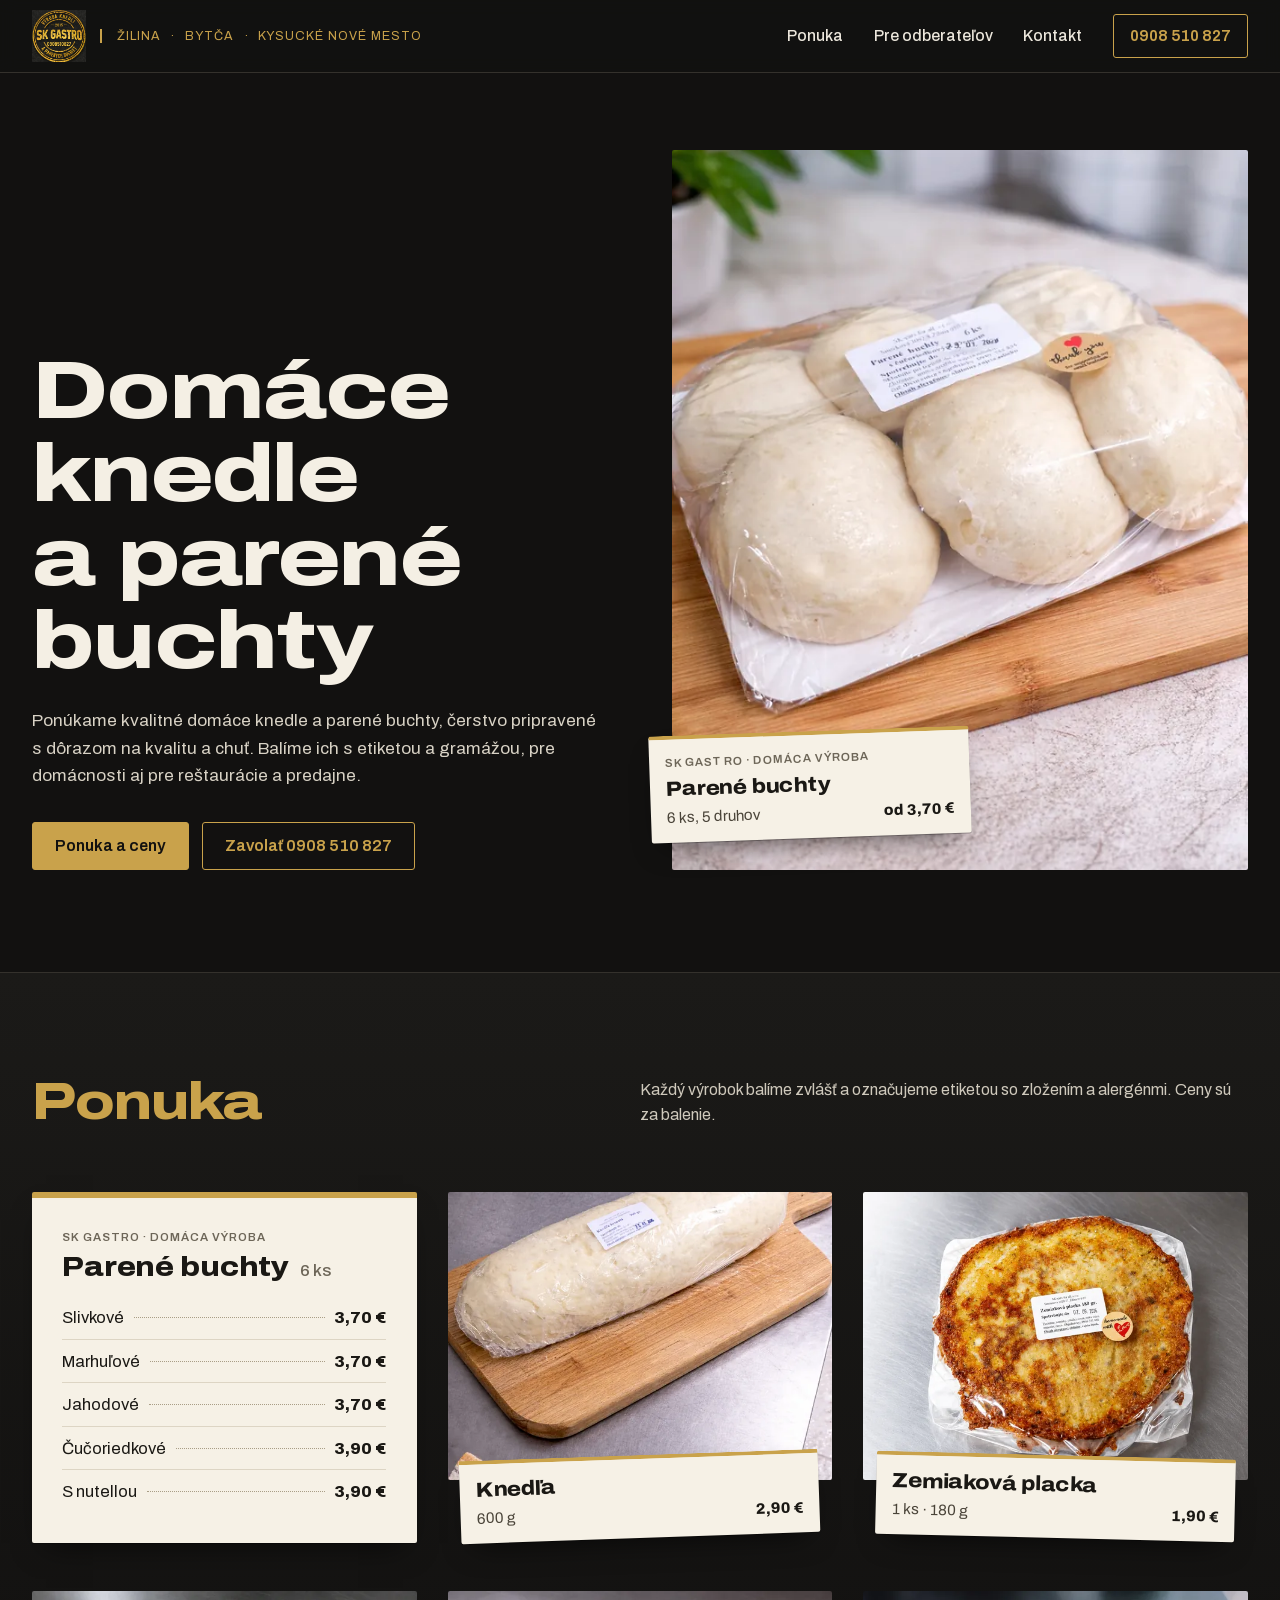
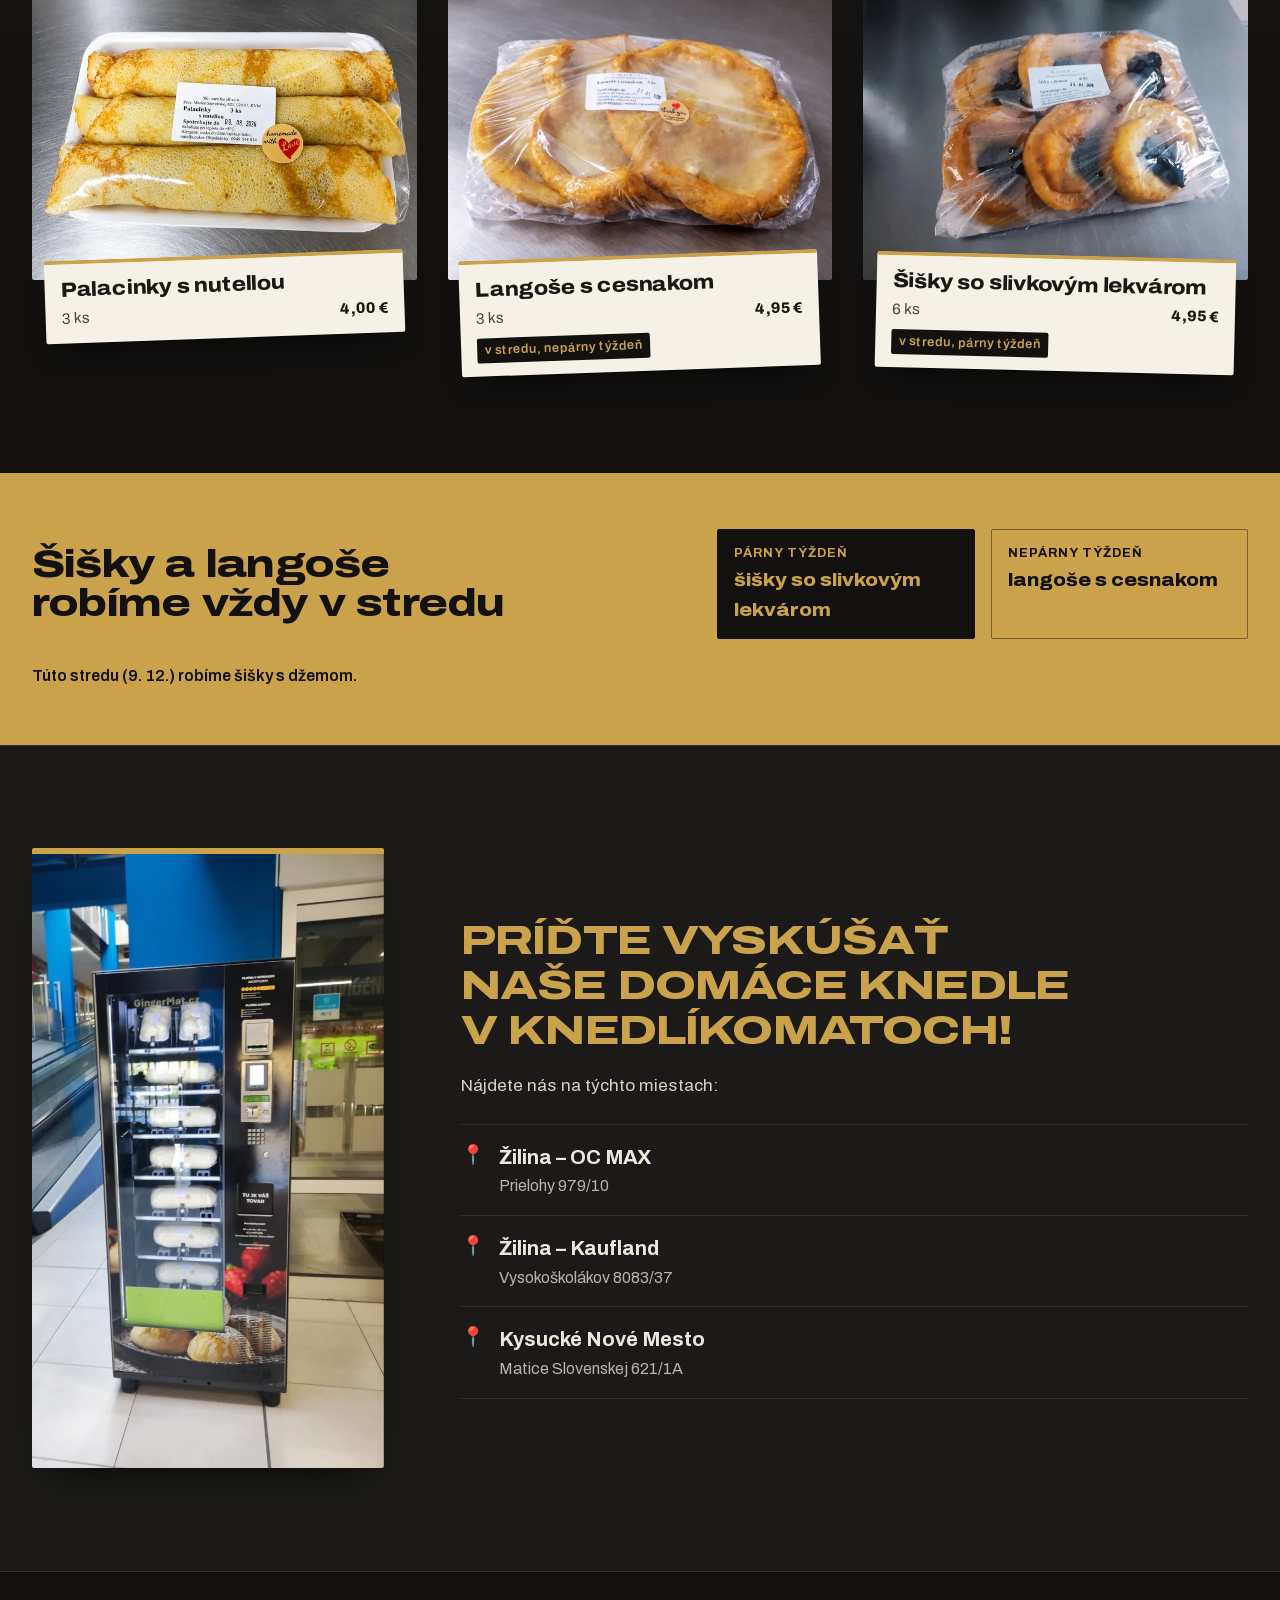
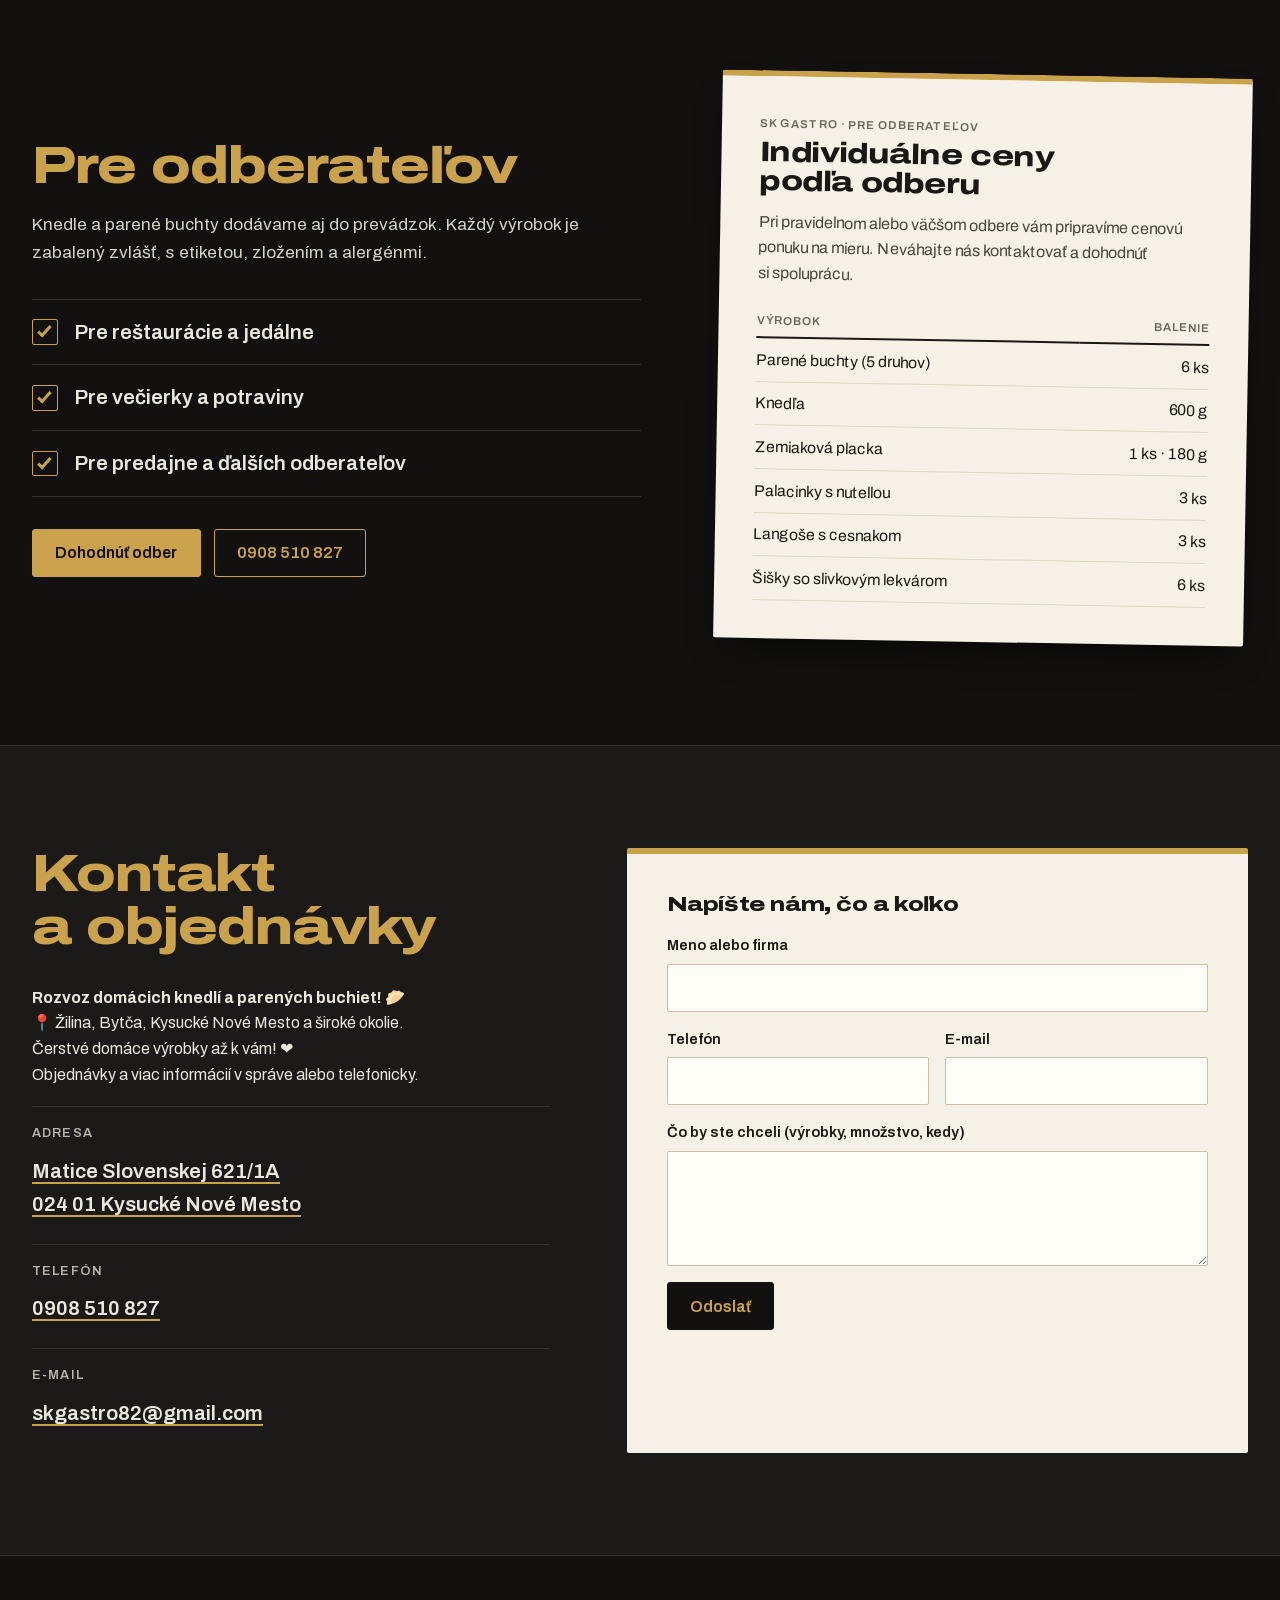
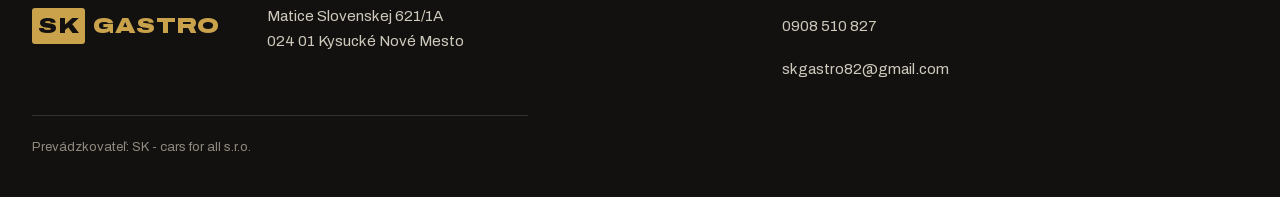
<file: kontakt/index.html>
<!doctype html>
<html lang="sk">
<head>
<meta charset="utf-8">
<meta name="viewport" content="width=device-width, initial-scale=1">
<title>Kontakt – SK GASTRO</title>
<meta name="robots" content="noindex, follow">
<link rel="canonical" href="https://domacaknedla.sk/">
<meta http-equiv="refresh" content="0; url=/#kontakt">
<script>location.replace('/#kontakt')</script>
<style>body{margin:0;padding:2rem 1.25rem;background:#121110;color:#F6F1E6;font:1rem/1.5 system-ui,sans-serif}a{color:#C9A24B}</style>
</head>
<body>
<p><a href="/#kontakt">Ponuka a ceny SK GASTRO</a></p>
</body>
</html>
</file>
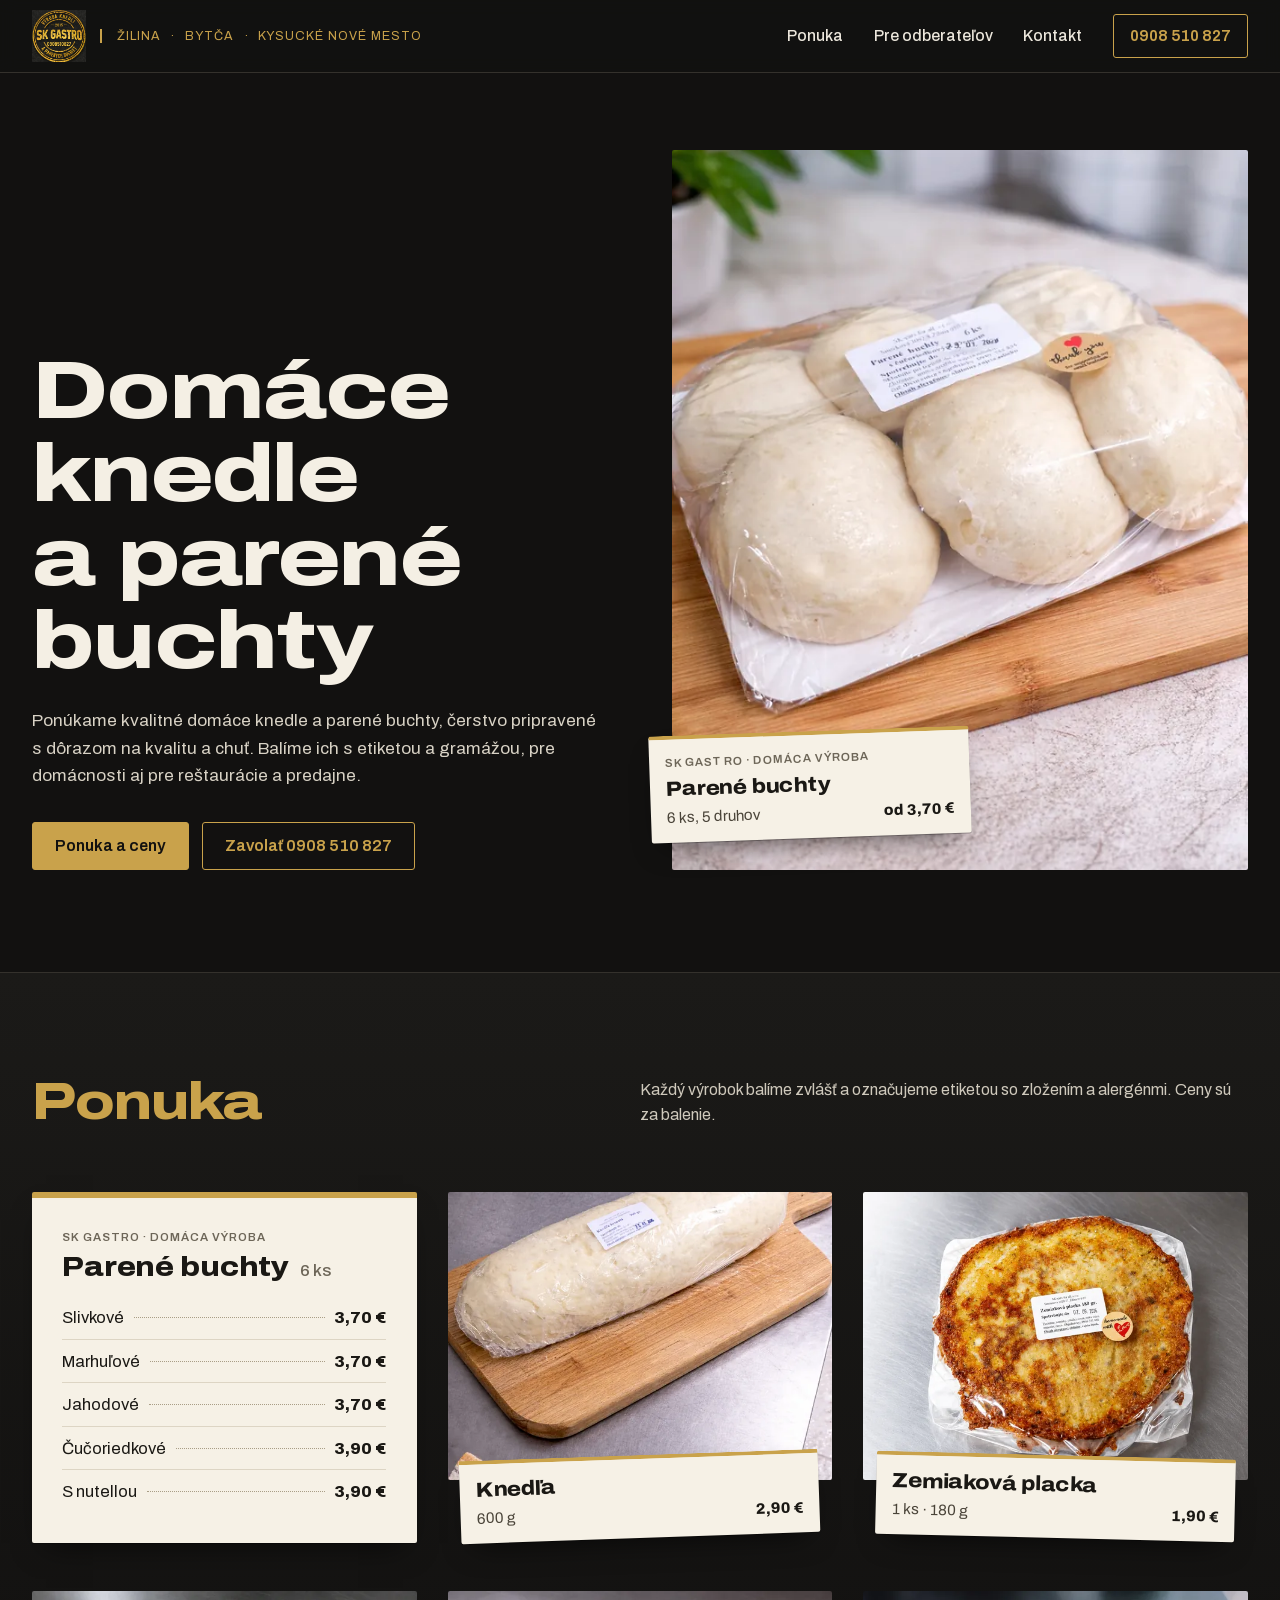
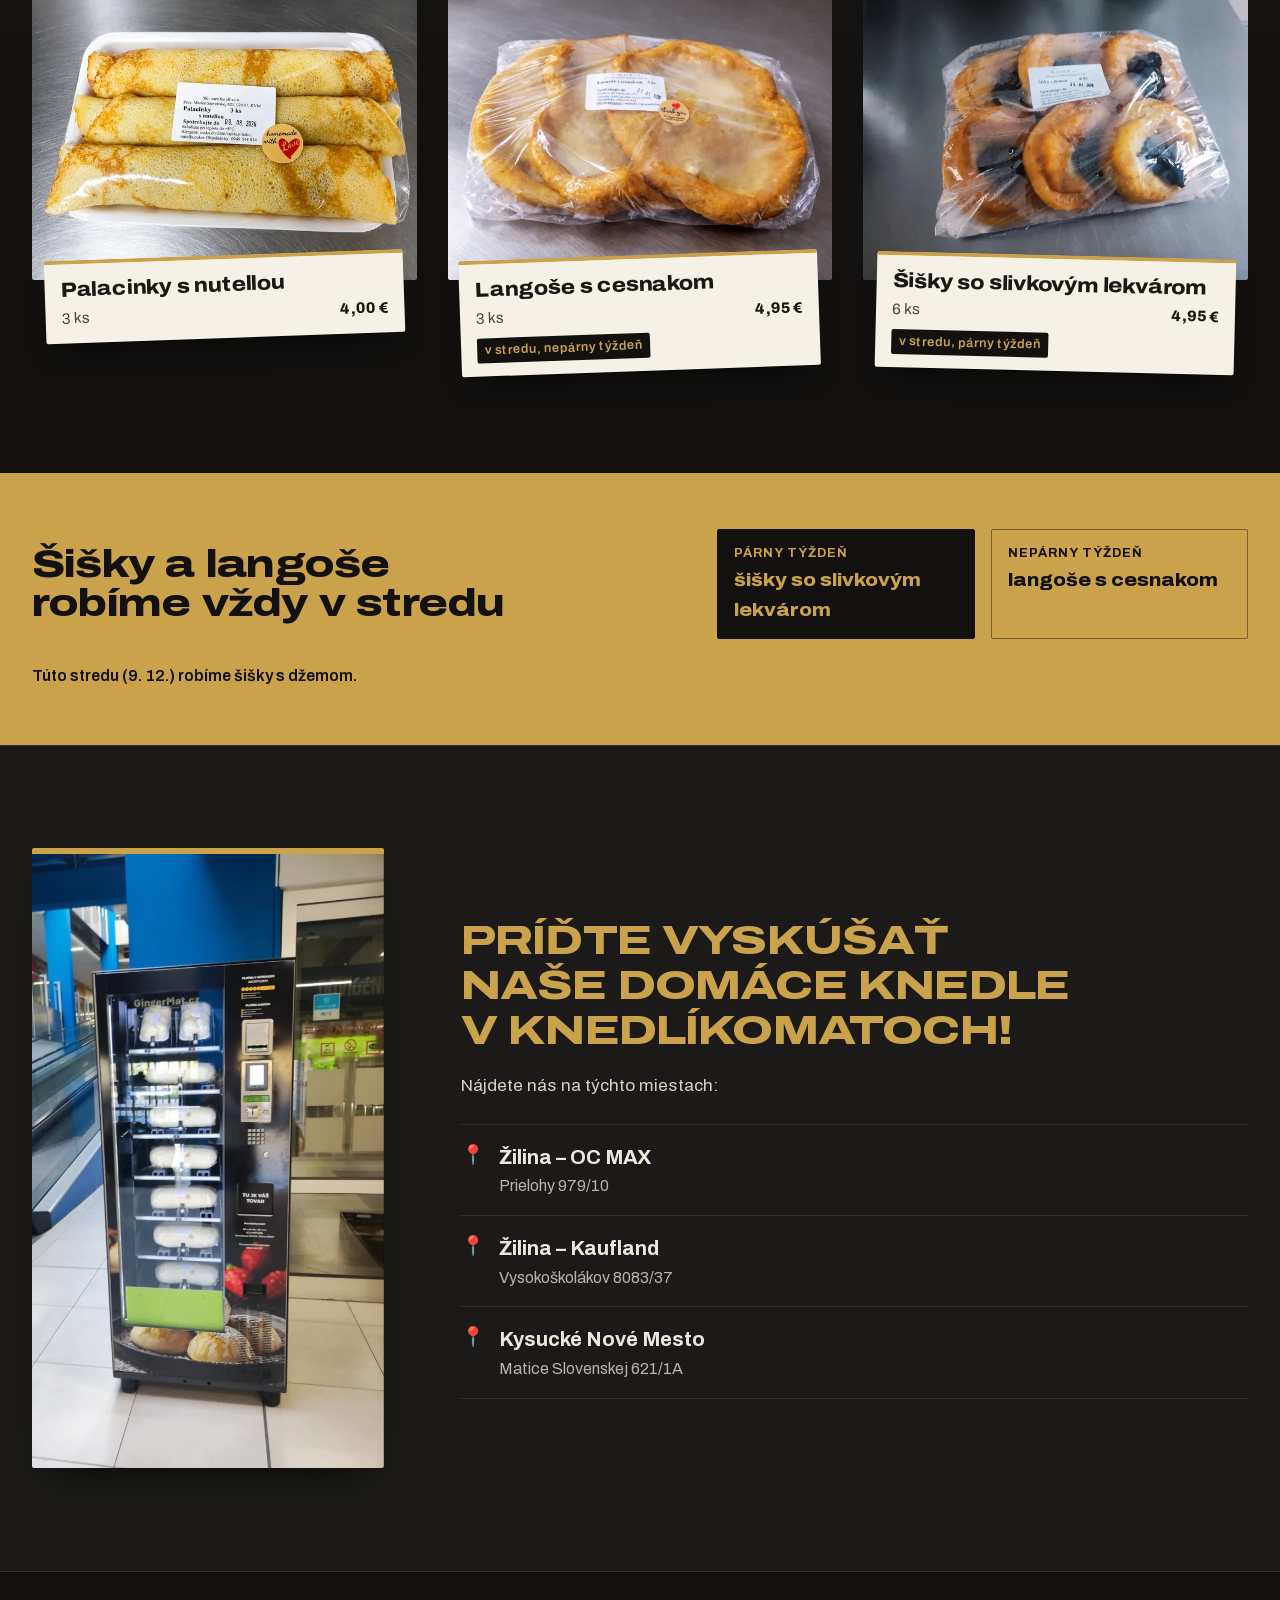
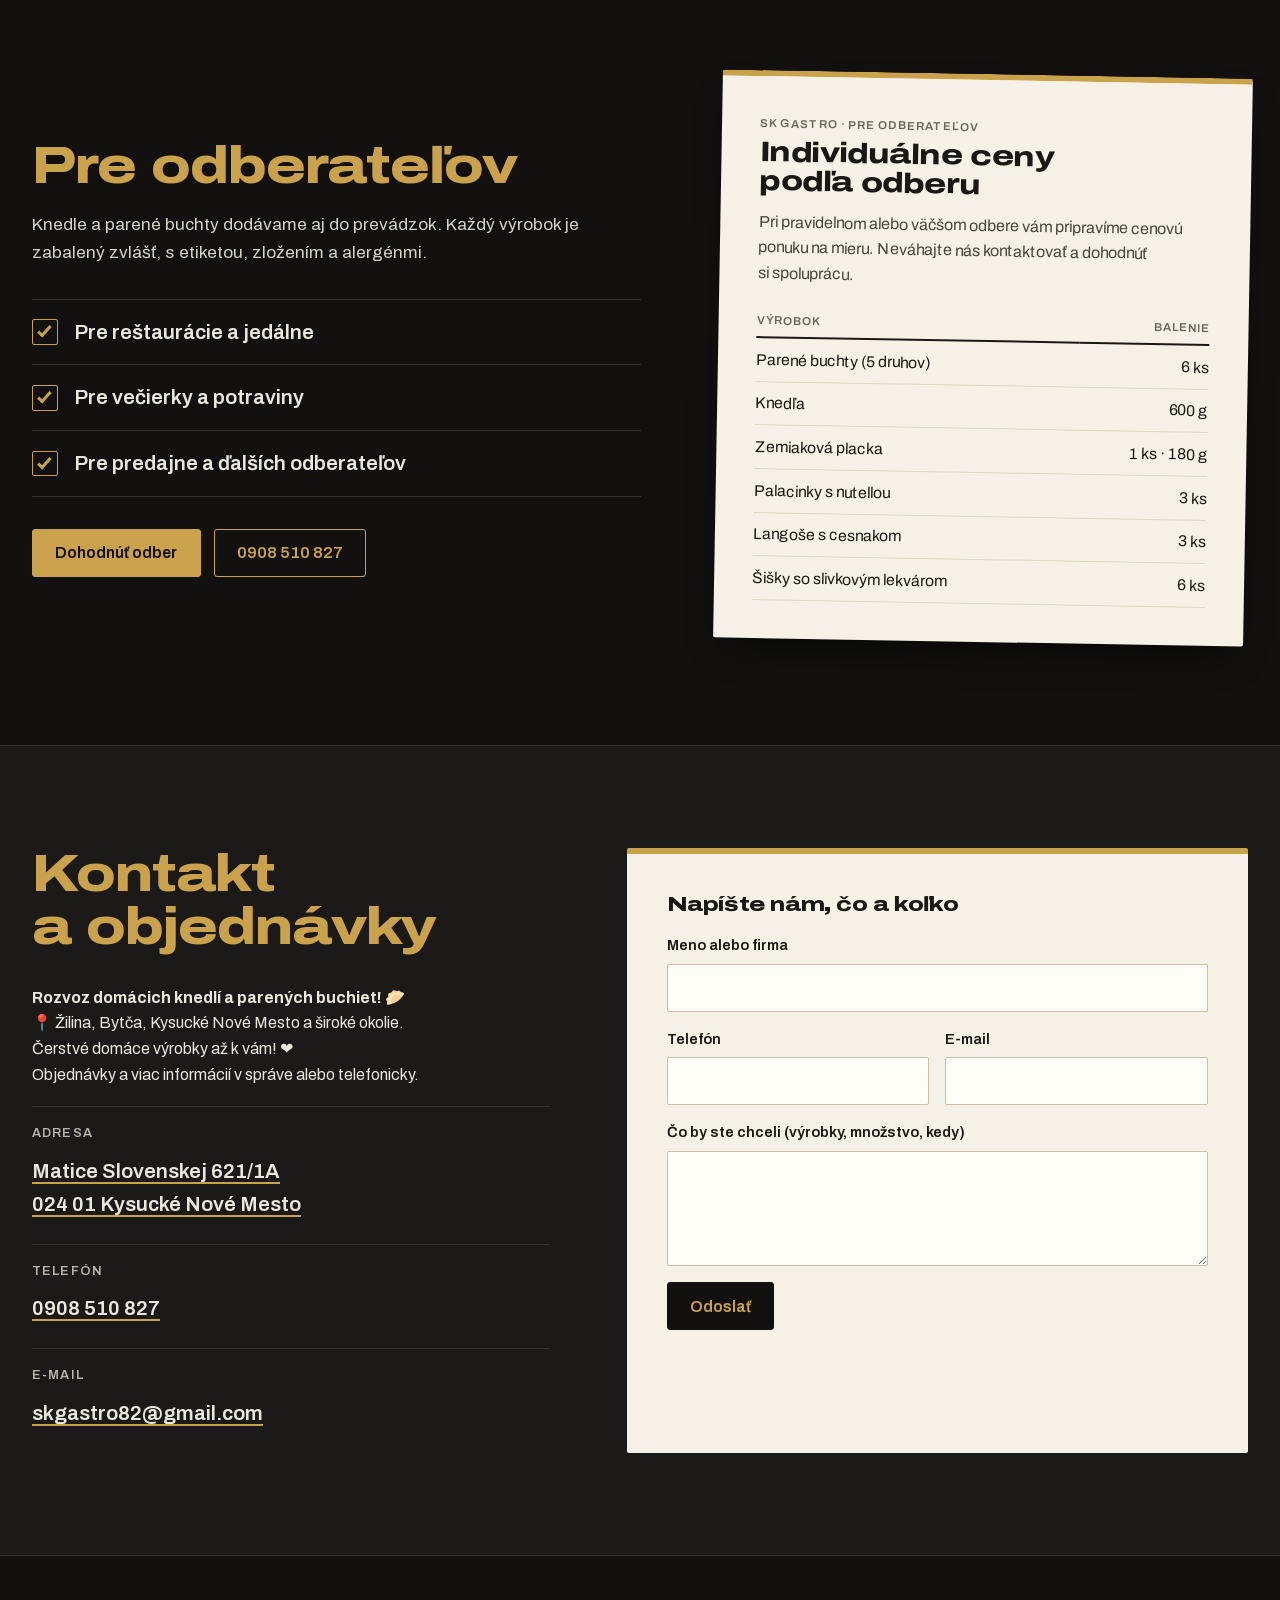
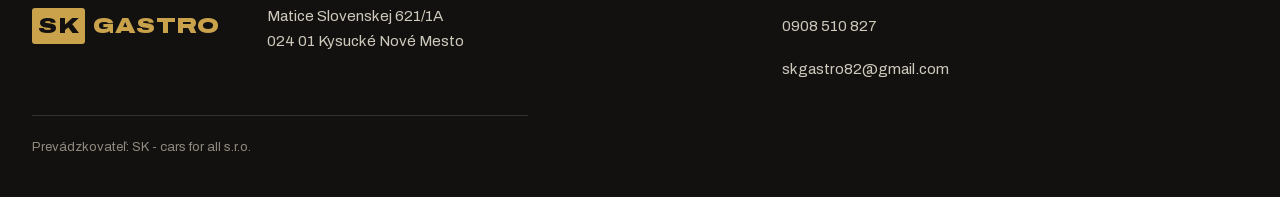
<file: o-nas/index.html>
<!doctype html>
<html lang="sk">
<head>
<meta charset="utf-8">
<meta name="viewport" content="width=device-width, initial-scale=1">
<title>SK GASTRO</title>
<meta name="robots" content="noindex, follow">
<link rel="canonical" href="https://domacaknedla.sk/">
<meta http-equiv="refresh" content="0; url=/">
<script>location.replace('/')</script>
<style>body{margin:0;padding:2rem 1.25rem;background:#121110;color:#F6F1E6;font:1rem/1.5 system-ui,sans-serif}a{color:#C9A24B}</style>
</head>
<body>
<p><a href="/">Ponuka a ceny SK GASTRO</a></p>
</body>
</html>
</file>
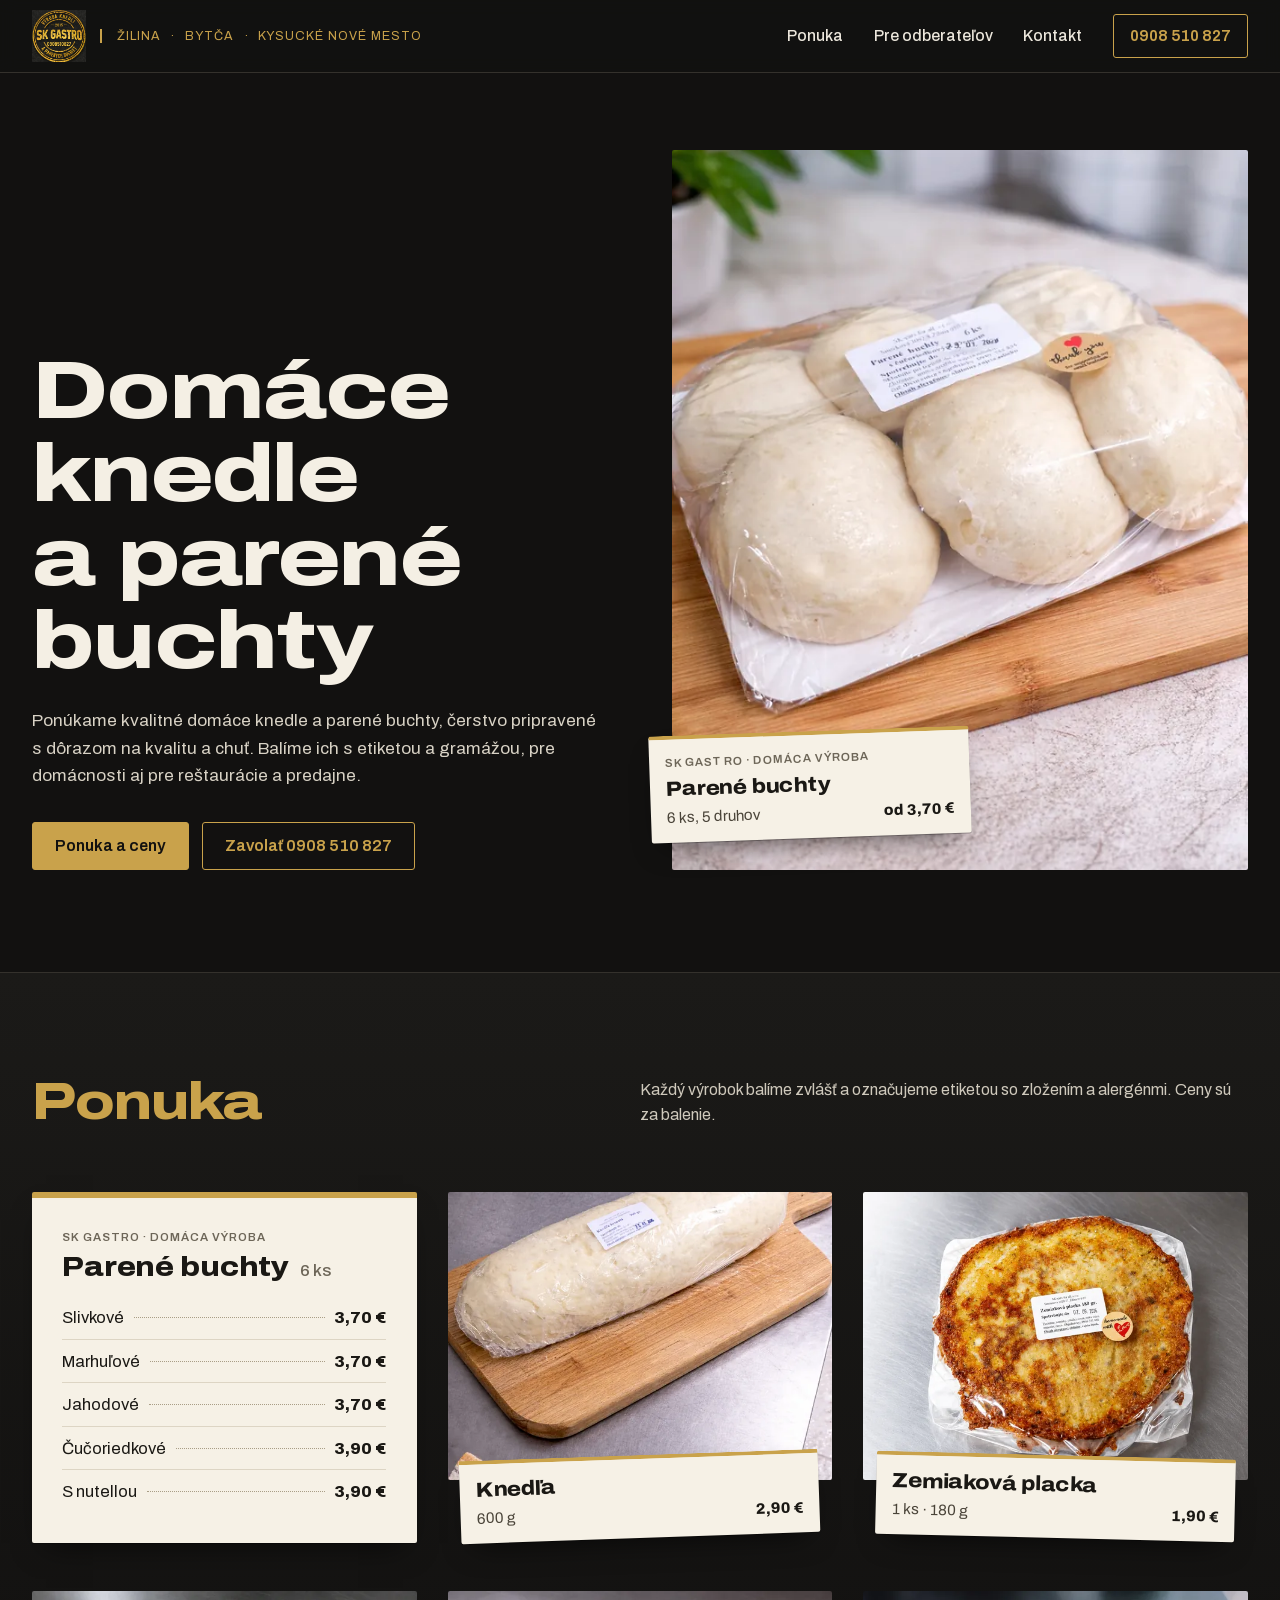
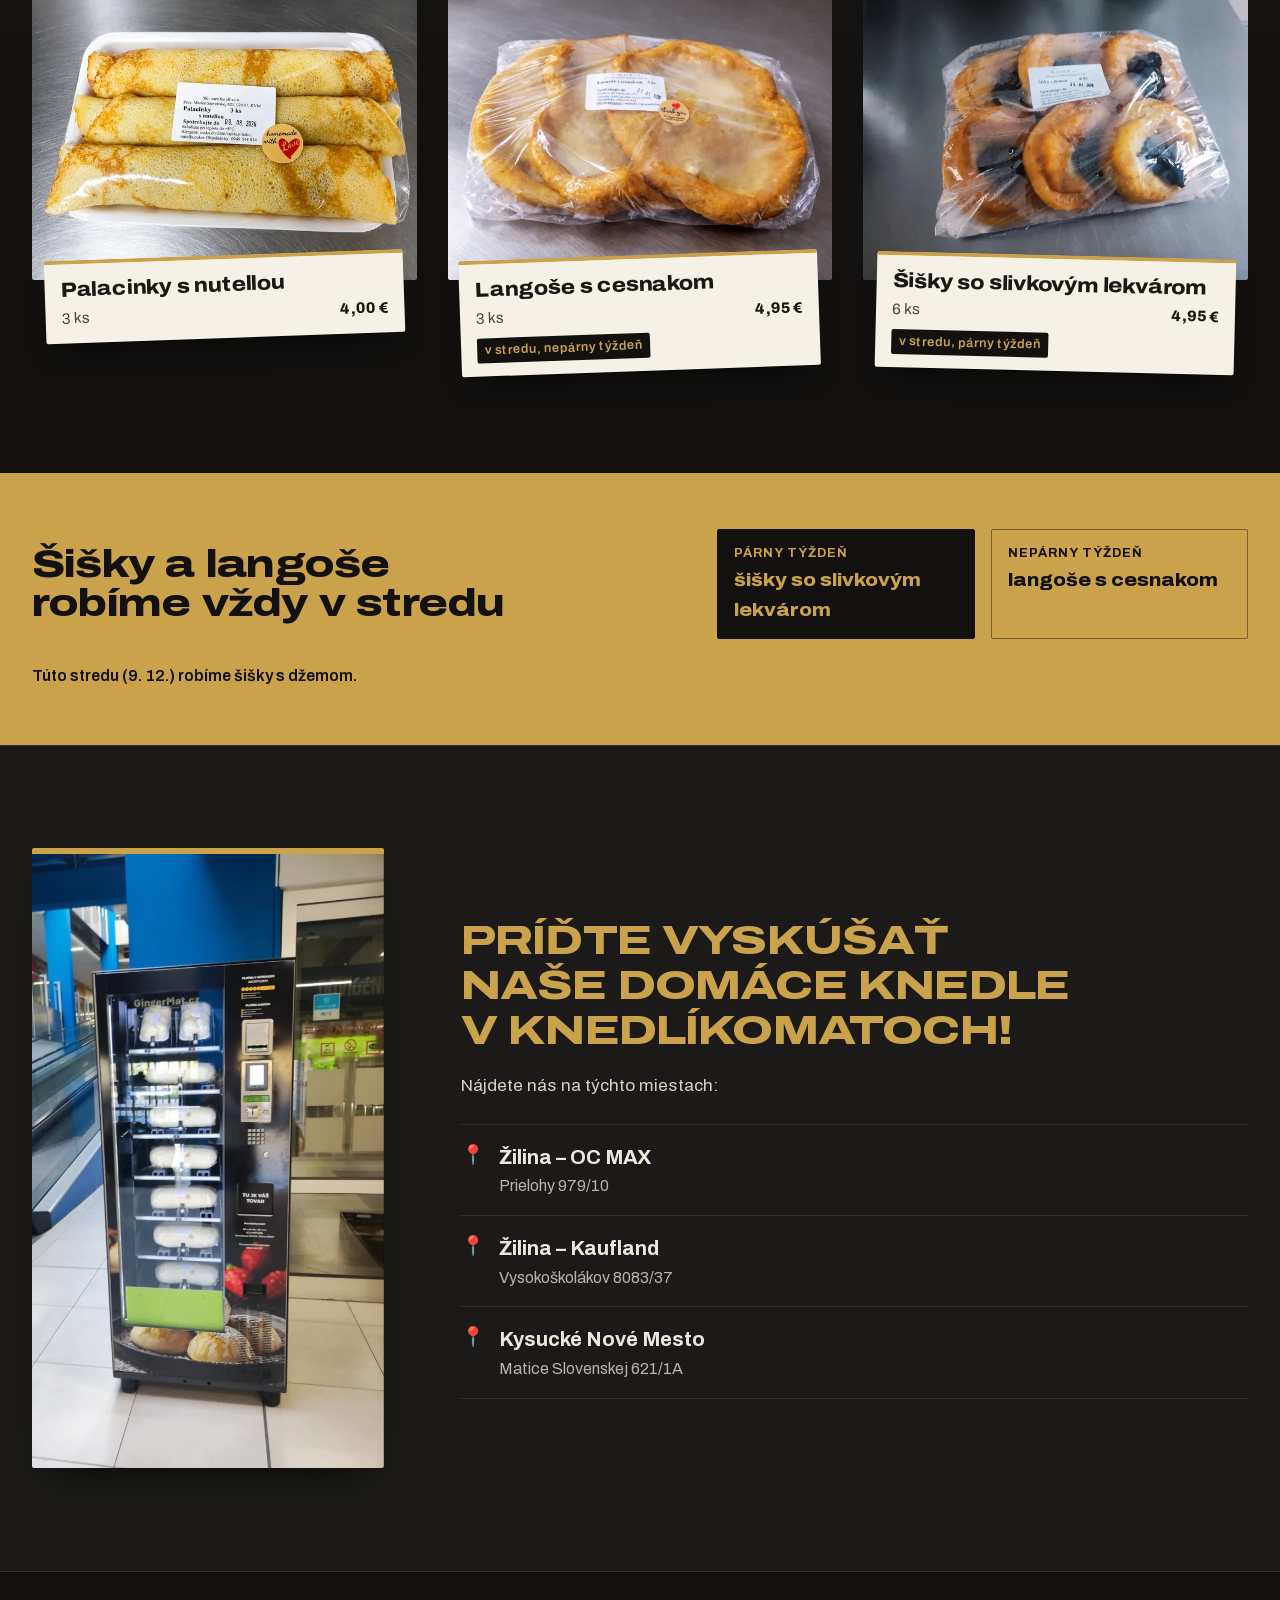
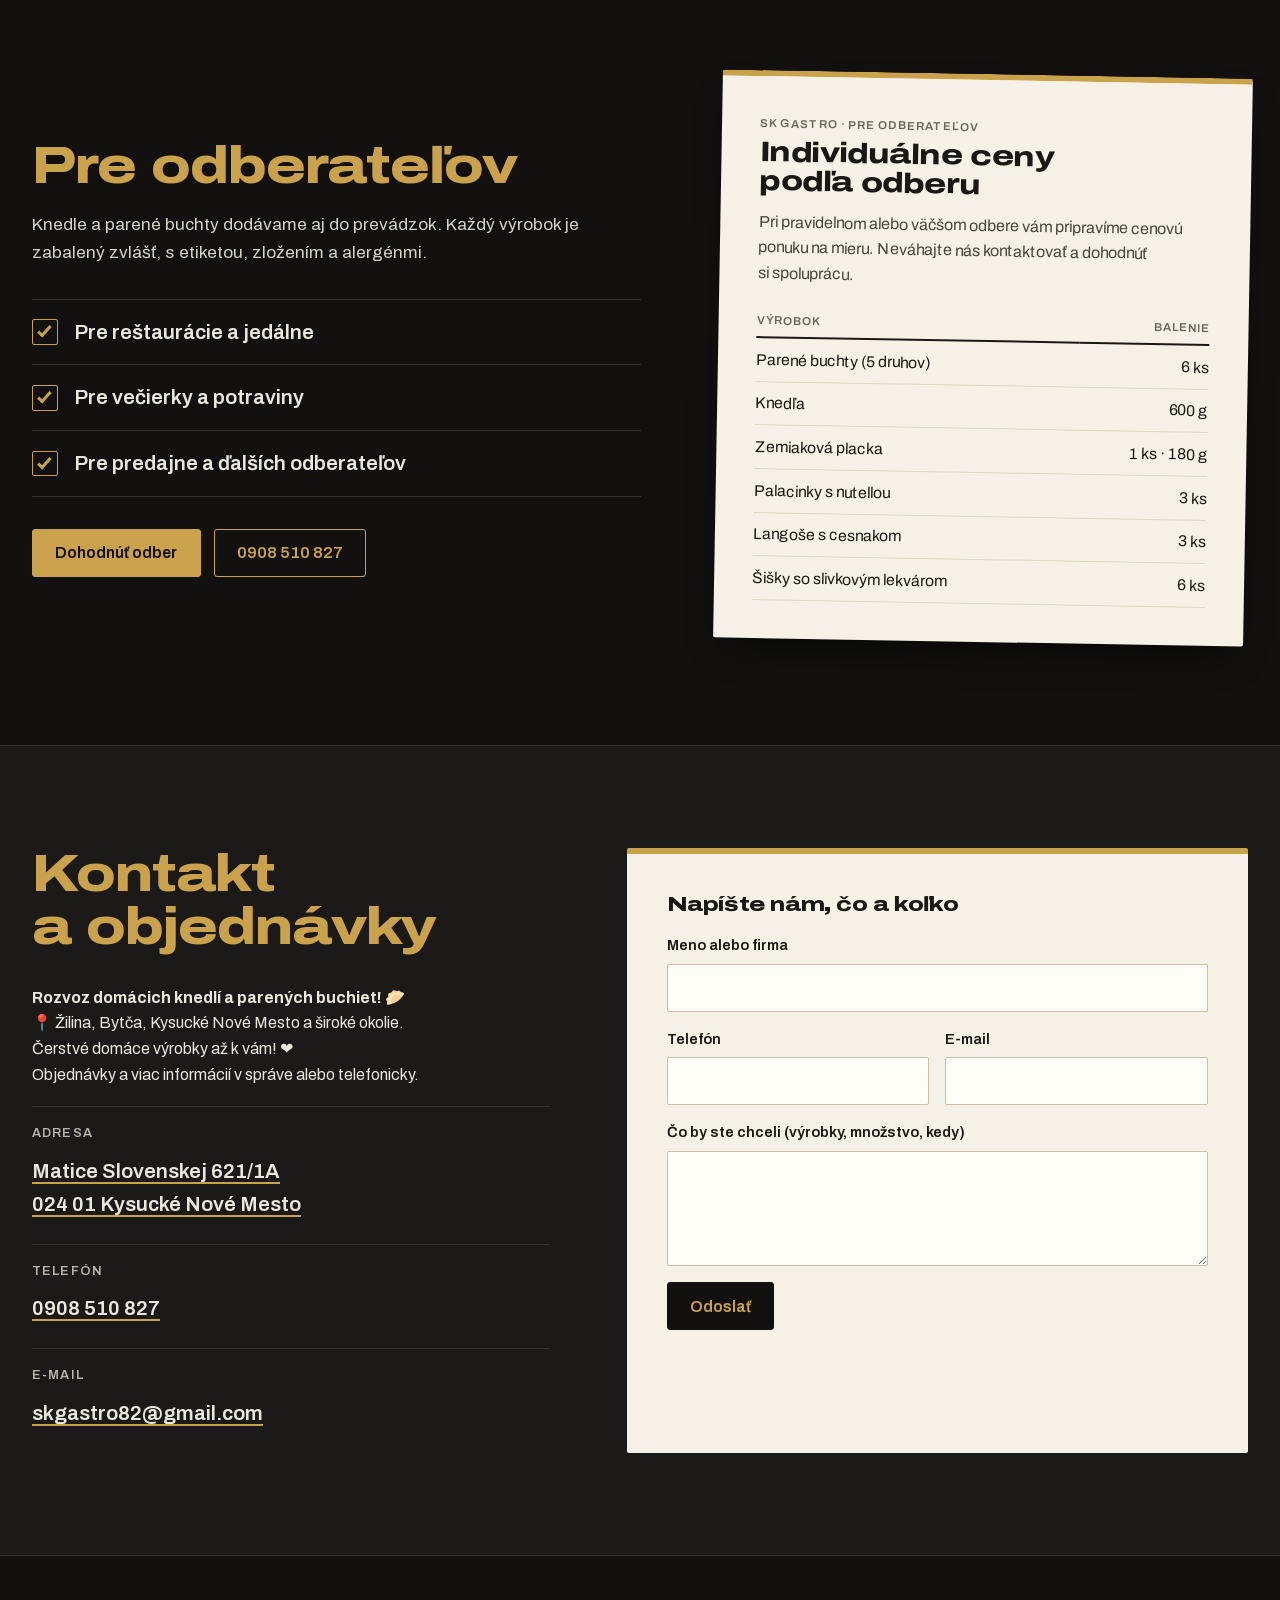
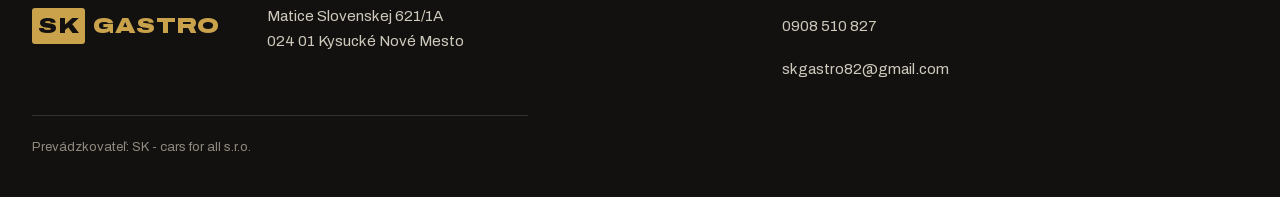
<file: rezervacia/index.html>
<!doctype html>
<html lang="sk">
<head>
<meta charset="utf-8">
<meta name="viewport" content="width=device-width, initial-scale=1">
<title>Objednávky – SK GASTRO</title>
<meta name="robots" content="noindex, follow">
<link rel="canonical" href="https://domacaknedla.sk/">
<meta http-equiv="refresh" content="0; url=/#kontakt">
<script>location.replace('/#kontakt')</script>
<style>body{margin:0;padding:2rem 1.25rem;background:#121110;color:#F6F1E6;font:1rem/1.5 system-ui,sans-serif}a{color:#C9A24B}</style>
</head>
<body>
<p><a href="/#kontakt">Ponuka a ceny SK GASTRO</a></p>
</body>
</html>
</file>
<file: css/style.css>
/* SK GASTRO – koncept „etiketa z balenia“: čierna a zlatá zo značky, biele etikety, nerez. */
@font-face{font-family:"Archivo";src:url("../fonts/archivo-latin-ext.woff2") format("woff2");font-weight:100 900;font-stretch:62% 125%;font-display:swap;
  unicode-range:U+0100-02BA,U+02BD-02C5,U+02C7-02CC,U+02CE-02D7,U+02DD-02FF,U+0304,U+0308,U+0329,U+1D00-1DBF,U+1E00-1E9F,U+1EF2-1EFF,U+2020,U+20A0-20AB,U+20AD-20C0,U+2113,U+2C60-2C7F,U+A720-A7FF}
@font-face{font-family:"Archivo";src:url("../fonts/archivo-latin.woff2") format("woff2");font-weight:100 900;font-stretch:62% 125%;font-display:swap;
  unicode-range:U+0000-00FF,U+0131,U+0152-0153,U+02BB-02BC,U+02C6,U+02DA,U+02DC,U+0304,U+0308,U+0329,U+2000-206F,U+20AC,U+2122,U+2191,U+2193,U+2212,U+2215,U+FEFF,U+FFFD}

:root{
  --cierna:#121110; --cierna-2:#1b1a18; --linka:#34312c;
  --zlata:#c9a24b; --zlata-svetla:#e2c27a; --zlata-tmava:#8a6a24;
  --papier:#f6f1e6; --atrament:#1a1814; --sivy:#b9b4aa;
  --h1:clamp(2.7rem,6.4vw,5.6rem); --h2:clamp(2rem,4vw,3.3rem); --h3:clamp(1.15rem,1.6vw,1.4rem);
  --sekcia:clamp(4rem,8vw,6.5rem);
  --hlavicka:4.5rem;
}
*,*::before,*::after{box-sizing:border-box}
html{scroll-padding-top:calc(var(--hlavicka) + 1rem);-webkit-text-size-adjust:100%}
body{margin:0;background:var(--cierna);color:#ece7dc;font:400 clamp(1rem,1vw,1.0625rem)/1.6 "Archivo",system-ui,sans-serif;font-stretch:100%}
img{display:block;max-width:100%;height:auto}
a{color:inherit}
h1,h2,h3{font-weight:800;font-stretch:125%;line-height:1.02;letter-spacing:-.02em;margin:0;text-wrap:balance}
p{text-wrap:pretty;max-width:62ch}
.wrap{width:min(100% - 2.5rem,76rem);margin-inline:auto}
.sr{position:absolute;width:1px;height:1px;overflow:hidden;clip:rect(0 0 0 0);white-space:nowrap}
.skip{position:absolute;left:-999px;top:0;background:var(--zlata);color:var(--cierna);padding:.6rem 1rem;z-index:50}
.skip:focus{left:1rem}
:focus-visible{outline:2px solid var(--zlata-svetla);outline-offset:3px}

/* hlavička */
.hlavicka{position:sticky;top:0;z-index:20;background:rgba(18,17,16,.94);backdrop-filter:blur(8px);border-bottom:1px solid var(--linka)}
.hlavicka-in{display:flex;align-items:center;justify-content:space-between;height:var(--hlavicka);gap:1.5rem}
.logo{display:inline-flex;align-items:center;min-height:2.75rem;gap:.35em;text-decoration:none;font-weight:900;font-stretch:125%;font-size:1.35rem;letter-spacing:.01em;margin:0}
.logo-sk{background:var(--zlata);color:var(--cierna);padding:.05em .3em .02em;border-radius:3px}
.logo-g{color:var(--zlata)}
#menu{display:flex;align-items:center;gap:clamp(1rem,2.4vw,2.2rem)}
#menu a{text-decoration:none;font-weight:500;font-size:.98rem;padding:.6rem 0;border-bottom:1px solid transparent}
#menu a:hover{border-color:var(--zlata)}
#menu a.tel{border:1px solid var(--zlata);color:var(--zlata);padding:.55rem 1rem;border-radius:3px;font-weight:600;font-variant-numeric:tabular-nums}
#menu a.tel:hover{background:var(--zlata);color:var(--cierna)}
.burger{display:none}

/* tlačidlá */
.akcie{display:flex;flex-wrap:wrap;gap:.8rem;margin-top:2rem}
.btn{display:inline-flex;align-items:center;justify-content:center;min-height:3rem;padding:.75rem 1.4rem;border-radius:3px;font:600 1rem/1.2 "Archivo",sans-serif;text-decoration:none;cursor:pointer;border:1px solid var(--zlata);transition:background .2s,color .2s}
.btn-zlata{background:var(--zlata);color:var(--cierna)}
.btn-zlata:hover{background:var(--zlata-svetla);border-color:var(--zlata-svetla)}
.btn-linka{color:var(--zlata);background:transparent}
.btn-linka:hover{background:var(--zlata);color:var(--cierna)}

/* etiketa – papier z balenia */
.etiketa{display:block;background:var(--papier);color:var(--atrament);padding:.85rem 1rem .8rem;border-radius:2px;box-shadow:0 1px 0 rgba(0,0,0,.25),0 14px 30px -14px rgba(0,0,0,.7);border-top:4px solid var(--zlata);font-stretch:100%}
.etiketa h3,.etiketa strong{display:block;font-weight:800;font-stretch:112%;font-size:var(--h3);letter-spacing:-.01em;line-height:1.1}
.et-firma{display:block;font-size:.72rem;font-weight:600;letter-spacing:.09em;text-transform:uppercase;color:#6d6658;margin-bottom:.35rem}
.et-riadok{display:flex;justify-content:space-between;gap:1rem;margin-top:.35rem;font-size:.95rem;color:#4a4439}
.cena{font-weight:800;color:var(--atrament);font-variant-numeric:tabular-nums;white-space:nowrap}
.doplnime{font-size:.85rem;font-style:normal;color:#7a6a45;border:1px dashed #b39a5c;padding:0 .4rem;border-radius:2px}
.et-streda{display:inline-block;margin-top:.5rem;font-size:.8rem;font-weight:600;background:var(--cierna);color:var(--zlata);padding:.15rem .5rem;border-radius:2px}
.kusy{font-weight:500;font-stretch:100%;font-size:.6em;color:#6d6658;letter-spacing:0;margin-left:.3rem}
/* nalepenie pri príchode do obrazu */
.nalep{rotate:-2deg}
@supports (animation-timeline:view()){
  @media (prefers-reduced-motion:no-preference){
    .nalep{animation:nalep linear both;animation-timeline:view();animation-range:entry 0% entry 70%}
  }
}
@keyframes nalep{from{rotate:-9deg;translate:0 1.6rem;scale:1.06}to{rotate:-2deg;translate:0 0;scale:1}}
@keyframes nalep2{from{rotate:8deg;translate:0 1.6rem;scale:1.06}to{rotate:1.4deg;translate:0 0;scale:1}}
@supports (animation-timeline:view()){@media (prefers-reduced-motion:no-preference){.vyrobok:nth-child(3n) .nalep{animation-name:nalep2}}}

/* úvod */
.uvod{padding:clamp(2.5rem,6vw,5rem) 0 var(--sekcia);overflow-x:clip}
.uvod-in{display:grid;grid-template-columns:1fr minmax(0,1fr);grid-template-areas:"m f" "h f" "p f" "a f";column-gap:clamp(2rem,5vw,5rem);align-items:end}
.miesto{grid-area:m;justify-self:start;margin:0 0 1.2rem;font-size:.85rem;font-weight:600;letter-spacing:.1em;text-transform:uppercase;color:var(--zlata);border-top:1px solid var(--zlata);padding-top:.5rem}
.uvod h1{grid-area:h;font-size:var(--h1);color:#f4efe4}
.uvod .perex{grid-area:p}
.uvod .akcie{grid-area:a;align-self:start}
.perex{font-size:clamp(1.08rem,1.35vw,1.25rem);color:#d8d2c5;margin:1.5rem 0 0;max-width:34em}
.uvod-foto{grid-area:f;margin:0;position:relative;align-self:center}
.uvod-foto img{width:100%;aspect-ratio:4/5;object-fit:cover;border-radius:2px}
.uvod-foto .etiketa{position:absolute;left:-1.4rem;bottom:2rem;width:min(78%,20rem)}

/* ponuka */
.ponuka{padding:var(--sekcia) 0;overflow-x:clip;background:linear-gradient(180deg,var(--cierna-2),var(--cierna) 70%);border-top:1px solid var(--linka)}
.sekcia-hlava{display:grid;grid-template-columns:auto 1fr;gap:1rem 4rem;align-items:end;margin-bottom:clamp(2.5rem,5vw,4rem)}
.sekcia-hlava h2{font-size:var(--h2);color:var(--zlata)}
.sekcia-hlava p{margin:0;color:#cfc9bc;justify-self:end;max-width:38em}
.vyrobky{list-style:none;margin:0;padding:0;display:grid;grid-template-columns:repeat(3,1fr);gap:clamp(2rem,4vw,3rem) clamp(1rem,2.4vw,2rem)}
.vyrobok{display:flex;flex-direction:column}
.vyrobok-foto img{width:100%;aspect-ratio:4/3;object-fit:cover;border-radius:2px}
.vyrobok .etiketa{position:relative;margin:-1.6rem .8rem 0 .8rem}
.vyrobok:nth-child(3n) .nalep{rotate:1.4deg}
.vyrobok-cennik .etiketa-cennik{margin:0;height:100%;rotate:0deg}
.etiketa-cennik{padding:clamp(1.3rem,2.4vw,1.9rem);border-top-width:6px}
.etiketa-cennik h3{font-size:clamp(1.5rem,2.2vw,2rem);margin-bottom:.8rem}
.cennik{list-style:none;margin:0;padding:0}
.cennik li{display:flex;align-items:baseline;gap:.6rem;padding:.5rem 0;border-bottom:1px solid #ddd5c4;font-size:1.04rem}
.cennik li:last-child{border-bottom:0}
.bodky{flex:1;border-bottom:1px dotted #a99e86;translate:0 -.3em}

/* streda */
.streda{background:var(--zlata);color:var(--cierna);padding:clamp(2.5rem,5vw,3.5rem) 0}
.streda-in{display:grid;grid-template-columns:1.2fr 1fr;gap:1.5rem 3rem;align-items:center}
.streda h2{font-size:clamp(1.6rem,3vw,2.5rem)}
.streda-tyzdne{display:grid;grid-template-columns:1fr 1fr;gap:1rem;margin:0}
.streda-tyzdne div{border:1px solid rgba(18,17,16,.45);padding:.8rem 1rem;border-radius:2px}
.streda-tyzdne div.dnes{background:var(--cierna);color:var(--zlata);border-color:var(--cierna)}
.streda-tyzdne dt{font-size:.8rem;font-weight:700;letter-spacing:.08em;text-transform:uppercase}
.streda-tyzdne dd{margin:.2rem 0 0;font-weight:800;font-stretch:112%;font-size:1.15rem}
.streda-teraz{grid-column:1/-1;margin:0;font-weight:600}

/* odber – dodací list */
.odber{padding:var(--sekcia) 0;overflow-x:clip;border-top:1px solid var(--linka)}
.odber-in{display:grid;grid-template-columns:1.15fr 1fr;gap:clamp(2rem,6vw,6rem);align-items:center}
.odber h2{font-size:var(--h2);color:var(--zlata)}
.odber .perex{margin-top:1.2rem}
.dodaci{list-style:none;margin:2rem 0 0;padding:0;border-top:1px solid var(--linka)}
.dodaci li{display:flex;align-items:center;gap:1rem;padding:1rem 0;border-bottom:1px solid var(--linka);font-size:clamp(1.1rem,1.6vw,1.35rem);font-weight:600}
.check{flex:none;width:1.6rem;height:1.6rem;border:1.5px solid var(--zlata);border-radius:2px;position:relative}
.check::after{content:"";position:absolute;left:.48rem;top:.18rem;width:.45rem;height:.85rem;border:solid var(--zlata);border-width:0 3px 3px 0;rotate:42deg}
.dodaci-list{background:var(--papier);color:var(--atrament);padding:clamp(1.5rem,3vw,2.4rem);border-top:6px solid var(--zlata);border-radius:2px;rotate:1deg;box-shadow:0 18px 40px -18px rgba(0,0,0,.8)}
.dodaci-list h3{font-size:clamp(1.4rem,2.2vw,1.9rem)}
.dodaci-list p{margin:.8rem 0 1.2rem;color:#4a4439}
.dodaci-list table{width:100%;border-collapse:collapse;font-size:.98rem}
.dodaci-list th{text-align:left;font-size:.72rem;letter-spacing:.09em;text-transform:uppercase;color:#6d6658;font-weight:600;padding:.4rem 0;border-bottom:2px solid var(--atrament)}
.dodaci-list td{padding:.55rem 0;border-bottom:1px solid #ddd5c4}
.dodaci-list td:last-child,.dodaci-list th:last-child{text-align:right;white-space:nowrap}

/* kontakt */
.kontakt{padding:var(--sekcia) 0;background:var(--cierna-2);border-top:1px solid var(--linka)}
.kontakt-in{display:grid;grid-template-columns:1fr 1.2fr;gap:clamp(2rem,6vw,6rem)}
.kontakt h2{font-size:var(--h2);color:var(--zlata);margin-bottom:2rem}
.kontakt dl{margin:0}
.kontakt dl div{padding:1rem 0;border-top:1px solid var(--linka)}
.kontakt dt{font-size:.8rem;font-weight:600;letter-spacing:.09em;text-transform:uppercase;color:var(--sivy)}
.kontakt dd{margin:.25rem 0 0;font-size:clamp(1.1rem,1.6vw,1.35rem);font-weight:600}
.kontakt dd a{text-decoration-color:var(--zlata);text-underline-offset:.2em}
.kontakt dd a:hover{color:var(--zlata)}
.kontakt-form{background:var(--papier);color:var(--atrament);padding:clamp(1.5rem,3.5vw,2.5rem);border-top:6px solid var(--zlata);border-radius:2px}
.kontakt-form h3{font-size:var(--h3);margin-bottom:1.2rem}
.formular{display:grid;gap:1rem}
.formular label{display:grid;gap:.35rem;font-size:.92rem;font-weight:600}
.formular .dva{display:grid;grid-template-columns:1fr 1fr;gap:1rem}
.formular input,.formular textarea{font:400 1rem/1.4 "Archivo",sans-serif;padding:.75rem .8rem;border:1px solid #c9bfa9;border-radius:2px;background:#fffdf8;color:var(--atrament);min-height:2.9rem}
.formular input:focus,.formular textarea:focus{outline:2px solid var(--zlata-tmava);outline-offset:0;border-color:var(--zlata-tmava)}
.formular button{justify-self:start;border-color:var(--cierna);background:var(--cierna);color:var(--zlata)}
.formular button:hover{background:#000;color:var(--zlata-svetla)}
.past{position:absolute;left:-9999px}
.formular-stav{margin:0;font-size:.92rem;color:#5b5446}

/* pätička */
.paticka{border-top:1px solid var(--linka);padding:3rem 0 2.5rem;font-size:.95rem;color:#cfc9bc}
.paticka-in{display:grid;grid-template-columns:auto 1fr 1fr;gap:1.5rem 3rem;align-items:start}
.paticka p{margin:0}
.paticka a{text-decoration:none;display:inline-block;padding:.6rem 0}
.paticka a:hover{color:var(--zlata)}
.paticka .drobne{grid-column:1/-1;font-size:.82rem;color:#8f897d;border-top:1px solid var(--linka);padding-top:1.2rem}

/* tablet */
@media (max-width:64rem){
  .odber-in,.kontakt-in,.streda-in{grid-template-columns:1fr}
  .uvod-in{grid-template-columns:1fr;grid-template-areas:"m" "h" "f" "p" "a"}
  .uvod-foto{margin-top:2rem;max-width:36rem}
  .uvod-foto img{aspect-ratio:4/3}
  .uvod-foto .etiketa{left:-.5rem}
  .vyrobky{grid-template-columns:repeat(2,1fr)}
  .dodaci-list{rotate:0deg;max-width:34rem}
}
/* mobil */
@media (max-width:46rem){
  :root{--hlavicka:4rem}
  .burger{display:inline-grid;place-items:center;width:2.9rem;height:2.9rem;border:1px solid var(--linka);background:transparent;border-radius:3px;cursor:pointer;color:var(--zlata)}
  .burger span:first-child{width:1.2rem;height:2px;background:currentColor;box-shadow:0 -6px currentColor,0 6px currentColor}
  .burger[aria-expanded="true"] span:first-child{box-shadow:none;rotate:45deg}
  #menu{position:fixed;inset:var(--hlavicka) 0 auto 0;flex-direction:column;align-items:stretch;gap:0;background:var(--cierna);border-bottom:1px solid var(--linka);padding:.5rem 1.25rem 1.25rem;display:none}
  #menu.otvorene{display:flex}
  #menu a{padding:1rem 0;border-bottom:1px solid var(--linka);font-size:1.1rem}
  #menu a.tel{margin-top:1rem;text-align:center;padding:.9rem}
  .sekcia-hlava{grid-template-columns:1fr}
  .sekcia-hlava p{justify-self:start}
  .vyrobky{grid-template-columns:1fr}
  .uvod-foto{margin-top:1.5rem}
  .uvod-foto .etiketa{left:-.3rem;bottom:1rem;width:min(80%,17rem)}
  .streda-tyzdne{grid-template-columns:1fr}
  .formular .dva{grid-template-columns:1fr}
  .paticka-in{grid-template-columns:1fr}
  .btn{width:100%}
  .formular button{width:100%}
}
@media (prefers-reduced-motion:reduce){*{transition:none!important;animation:none!important}}
.kontakt dd a{display:inline-block;padding:.45rem 0}
.rozvoz{margin:0 0 1.2rem;line-height:1.6}
.logo-blok{display:flex;flex-direction:row;align-items:center;gap:.9rem;min-width:0}
.logo-mesta{display:flex;flex-direction:row;flex-wrap:nowrap;gap:.35rem .6rem;font-size:.78rem;line-height:1.2;letter-spacing:.08em;text-transform:uppercase;color:var(--zlata,#d9a93a);padding-left:.9rem;border-left:2px solid currentColor;white-space:nowrap;max-height:calc(var(--hlavicka) - .8rem);overflow:hidden}
.logo-mesta span+span::before{content:"·";margin-right:.6rem}
@media (max-width:60rem){.logo-mesta{flex-direction:column;gap:0;font-size:.62rem;line-height:1.25;padding-left:.6rem}.logo-mesta span+span::before{content:none}}
@media (max-width:26rem){.logo-blok{gap:.5rem}.logo-mesta{font-size:.56rem;letter-spacing:.04em}}
/* knedlíkomaty (15. 11. 2026, podľa klienta) */
.automaty{padding:var(--sekcia) 0;overflow-x:clip;border-top:1px solid var(--linka);background:var(--cierna-2)}
.automaty-in{display:grid;grid-template-columns:minmax(0,22rem) 1fr;gap:clamp(2rem,6vw,5rem);align-items:center}
.automaty-foto{margin:0;border-top:6px solid var(--zlata);border-radius:2px;overflow:hidden;box-shadow:0 18px 40px -18px rgba(0,0,0,.8)}
.automaty-foto img{display:block;width:100%;height:auto}
.automaty h2{font-size:clamp(1.6rem,3.2vw,2.6rem);color:var(--zlata);line-height:1.1}
.automaty .perex{margin-top:1.2rem}
.miesta{list-style:none;margin:1.5rem 0 0;padding:0;border-top:1px solid var(--linka)}
.miesta a{display:flex;gap:.9rem;align-items:flex-start;padding:1rem 0;border-bottom:1px solid var(--linka);color:inherit;text-decoration:none}
.miesta a:hover strong{color:var(--zlata)}
.miesta strong{display:block;font-size:clamp(1.1rem,1.6vw,1.35rem);font-weight:700}
.miesta strong+span{display:block;color:var(--sivy)}
.pin{flex:none;font-size:1.2rem;line-height:1.5}
@media (max-width:46rem){.automaty-in{grid-template-columns:1fr}.automaty-foto{max-width:20rem}}
</file>
